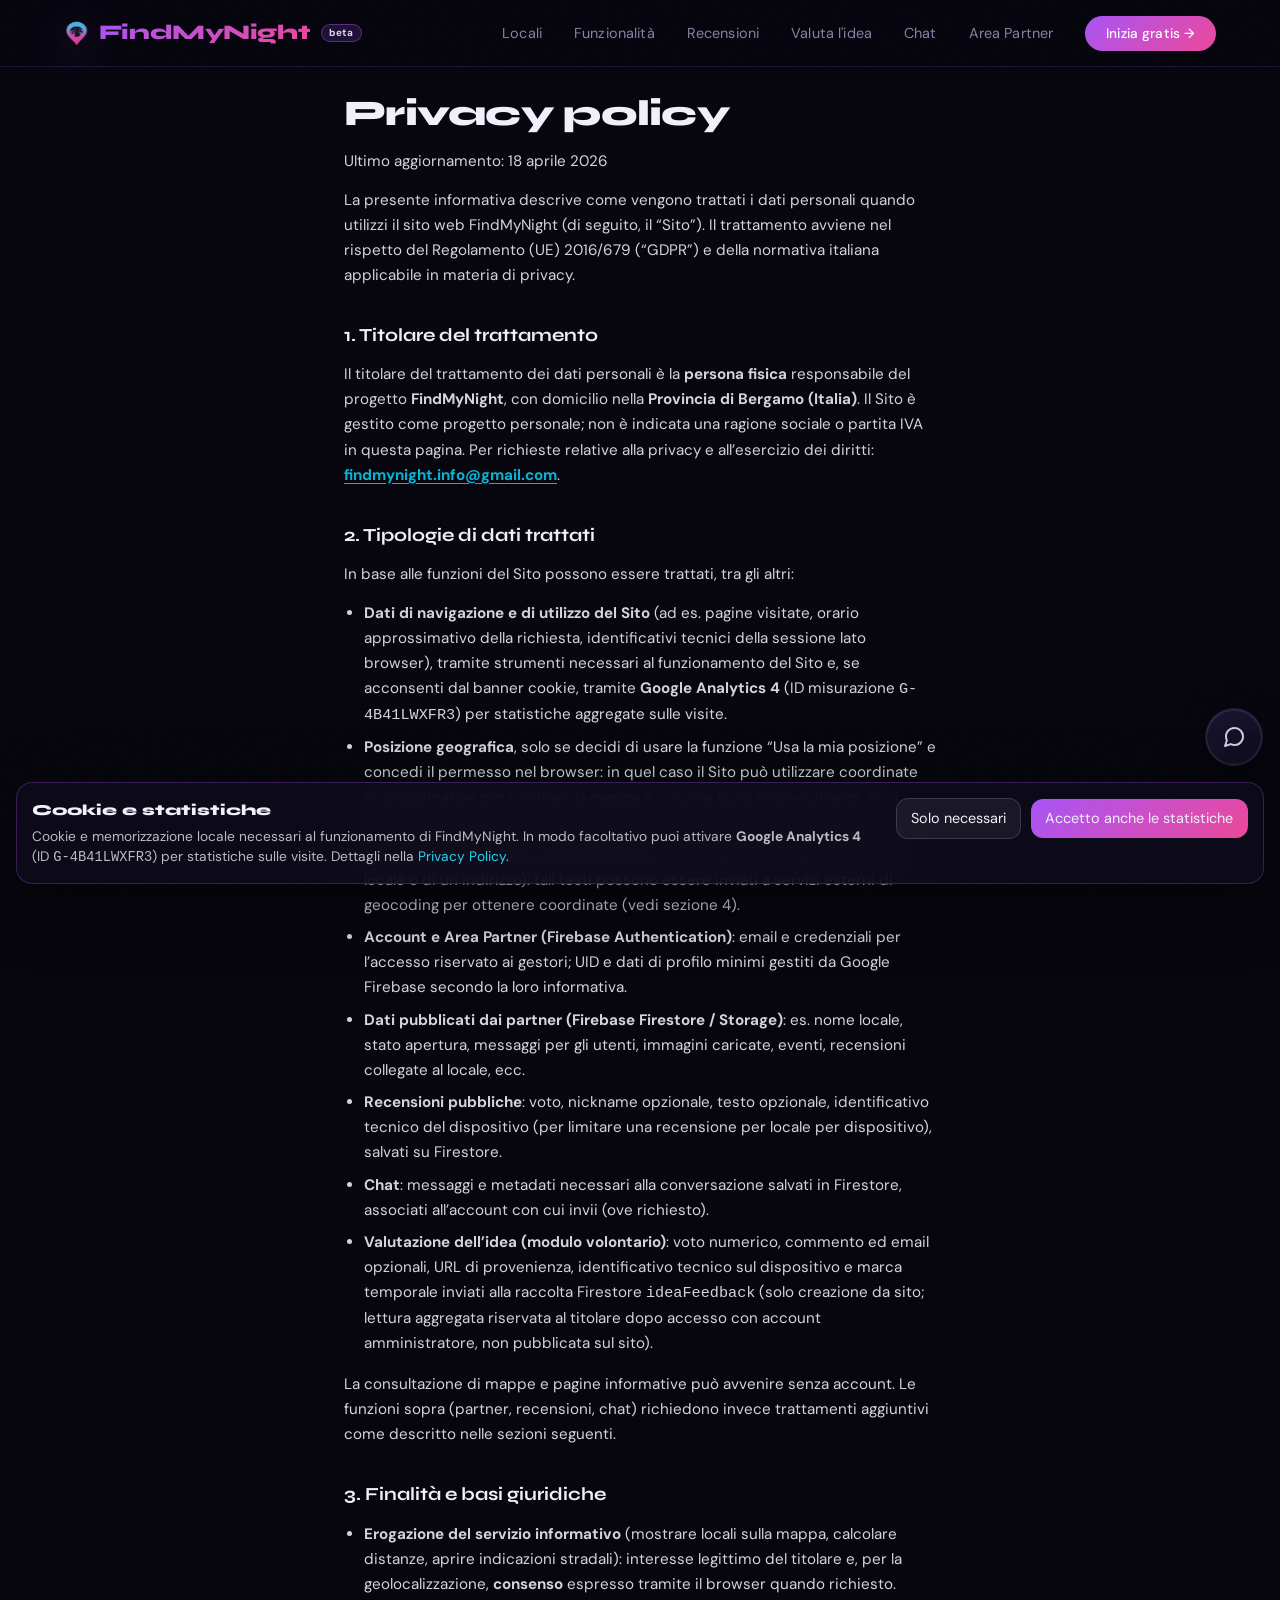
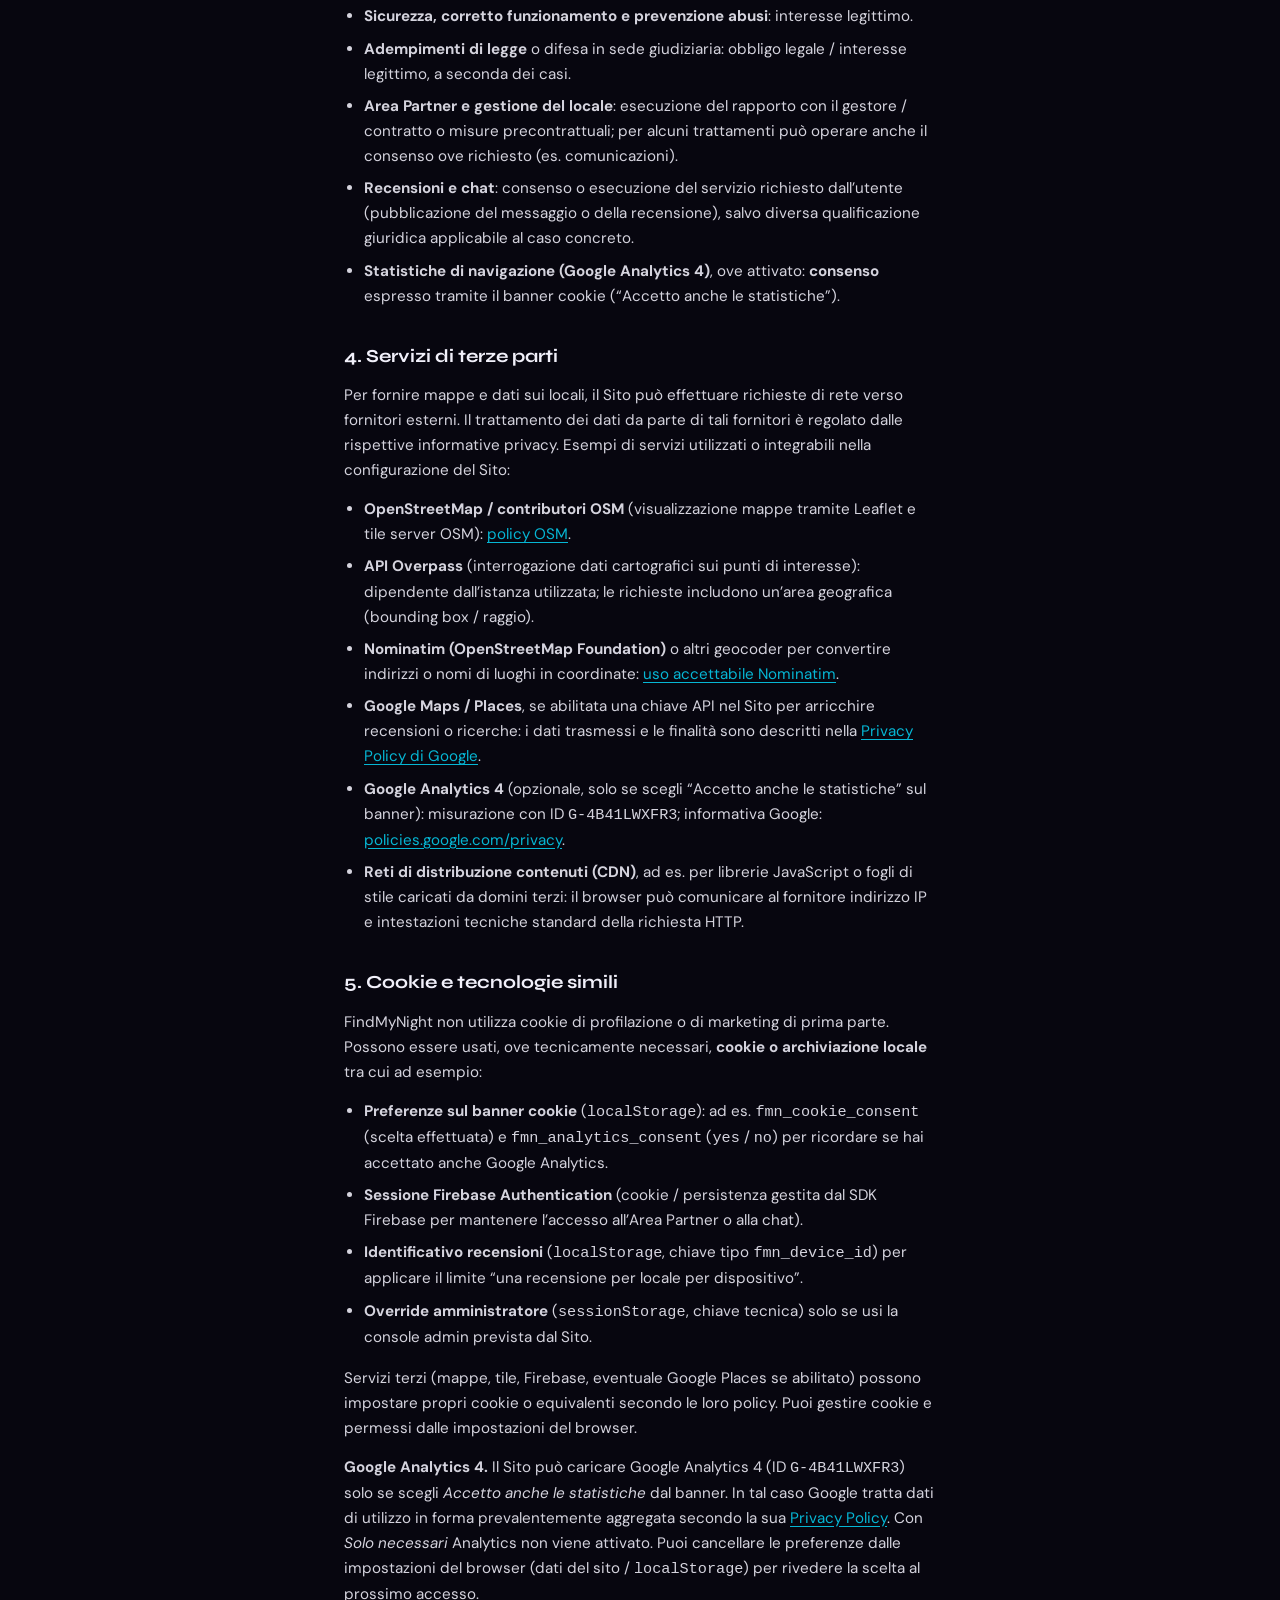
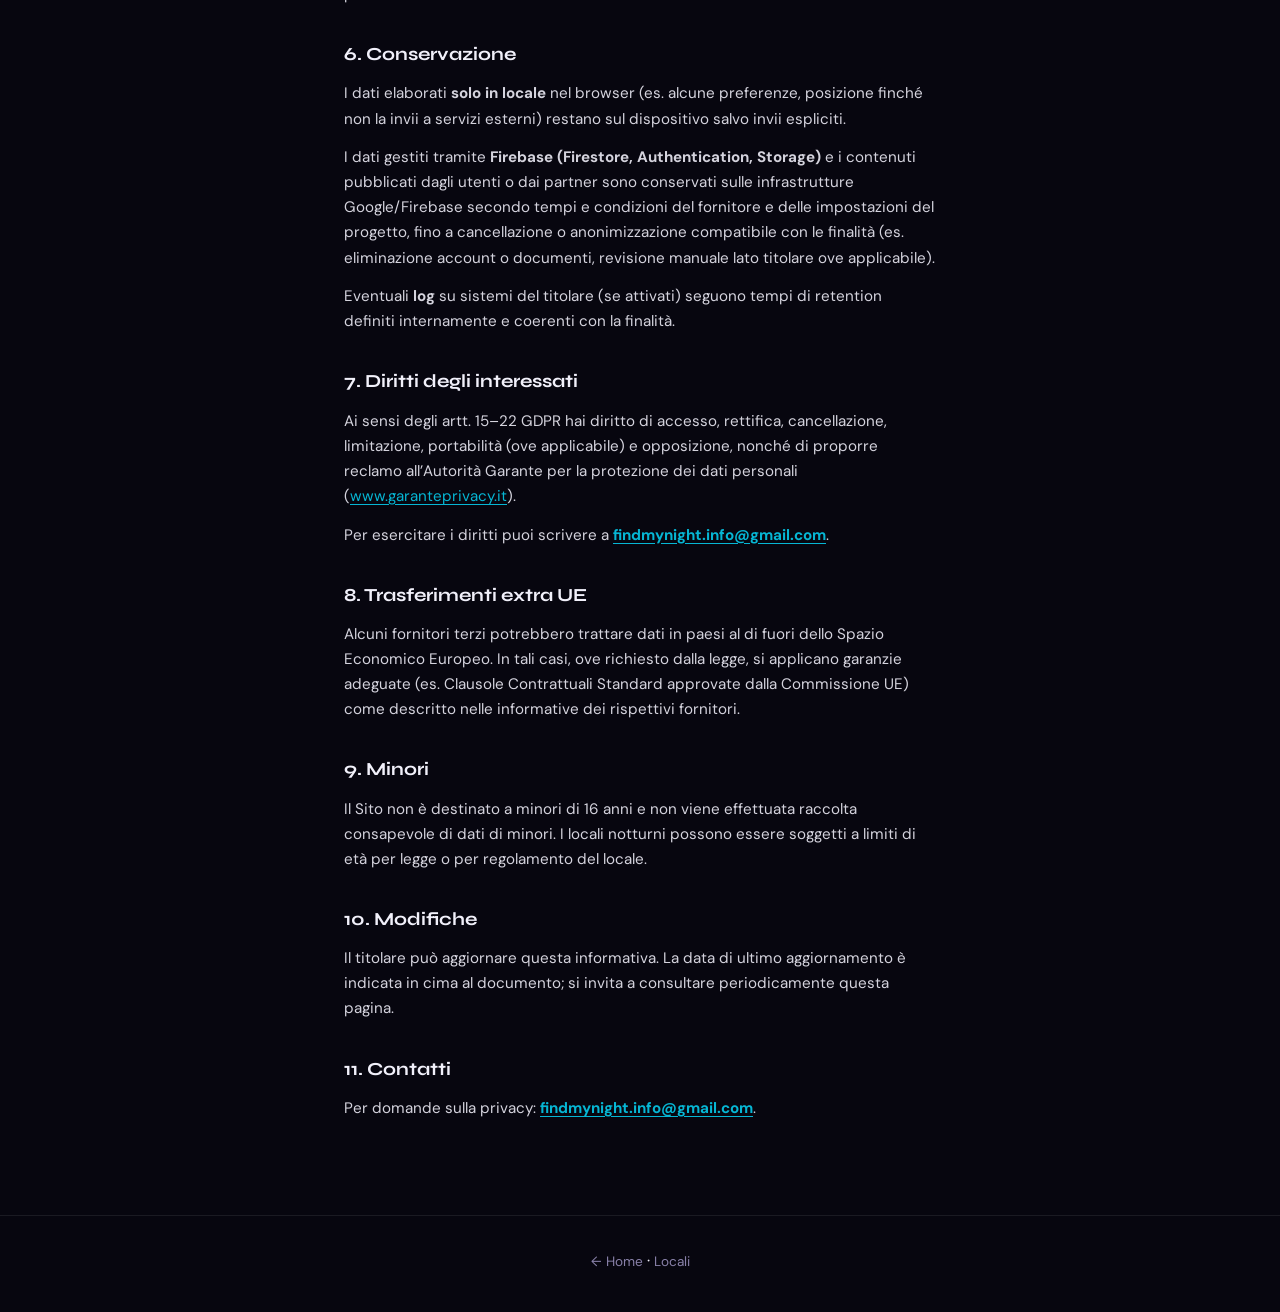
<file: privacy.html>
<!DOCTYPE html>
<html lang="it">

<head>
    <meta charset="UTF-8">
    <meta name="viewport" content="width=device-width, initial-scale=1.0">
    <title>Privacy Policy – FindMyNight</title>
    <meta name="description" content="Informativa sulla privacy di FindMyNight: dati raccolti, cookie, Firebase, mappe e diritti (GDPR). Ultimo aggiornamento consultabile in pagina.">
    <meta name="robots" content="index, follow">
    <link rel="canonical" href="https://findmynight.it/privacy.html">
    <link rel="icon" href="/favicon.ico" sizes="any">
    <link rel="icon" type="image/png" sizes="32x32" href="/favicon-32x32.png">
    <link rel="icon" type="image/png" sizes="16x16" href="/favicon-16x16.png">
    <link rel="apple-touch-icon" sizes="180x180" href="/apple-touch-icon.png">
    <meta name="theme-color" content="#07060f">
    <meta property="og:type" content="website">
    <meta property="og:site_name" content="FindMyNight">
    <meta property="og:locale" content="it_IT">
    <meta property="og:title" content="Privacy Policy – FindMyNight">
    <meta property="og:description" content="Come trattiamo i dati su FindMyNight: cookie, servizi tecnici e i tuoi diritti.">
    <meta property="og:url" content="https://findmynight.it/privacy.html">
    <meta property="og:image" content="https://findmynight.it/fmn-og-image.png">
    <meta name="twitter:card" content="summary_large_image">
    <meta name="twitter:image" content="https://findmynight.it/fmn-og-image.png">
    <script type="application/ld+json">
    {"@context":"https://schema.org","@type":"WebPage","name":"Privacy Policy — FindMyNight","url":"https://findmynight.it/privacy.html","description":"Informativa privacy e cookie FindMyNight.","isPartOf":{"@type":"WebSite","name":"FindMyNight","url":"https://findmynight.it/"}}
    </script>
    <link
        href="https://fonts.googleapis.com/css2?family=Syne:wght@400;700;800&family=DM+Sans:ital,wght@0,300;0,400;0,500;1,300&display=swap"
        rel="stylesheet">
    <link rel="stylesheet" href="fmn-chat-widget.css">
    <style>
        :root {
            --bg: #07060f;
            --bg2: #0e0c1c;
            --bg3: #13112a;
            --accent: #a855f7;
            --accent2: #ec4899;
            --accent3: #06b6d4;
            --text: #f1f0fa;
            --muted: #8880a8;
            --border: rgba(168, 85, 247, 0.18);
            --card: rgba(255, 255, 255, 0.04);
            --card-border: rgba(255, 255, 255, 0.08);
        }

        * {
            margin: 0;
            padding: 0;
            box-sizing: border-box;
        }

        body {
            font-family: 'DM Sans', sans-serif;
            background: var(--bg);
            color: var(--text);
            line-height: 1.65;
            overflow-x: hidden;
            padding-left: env(safe-area-inset-left, 0px);
            padding-right: env(safe-area-inset-right, 0px);
        }

        body::before {
            content: '';
            position: fixed;
            inset: 0;
            background-image: url("data:image/svg+xml,%3Csvg viewBox='0 0 256 256' xmlns='http://www.w3.org/2000/svg'%3E%3Cfilter id='noise'%3E%3CfeTurbulence type='fractalNoise' baseFrequency='0.9' numOctaves='4' stitchTiles='stitch'/%3E%3C/filter%3E%3Crect width='100%25' height='100%25' filter='url(%23noise)' opacity='0.03'/%3E%3C/svg%3E");
            pointer-events: none;
            z-index: 1000;
            opacity: 0.4;
        }

        /* ─── NAV (come index) ─── */
        nav.site-nav {
            position: fixed;
            top: 0;
            left: 0;
            right: 0;
            z-index: 100;
            padding: calc(1rem + env(safe-area-inset-top, 0px)) max(5vw, env(safe-area-inset-right, 0px)) 1rem max(5vw, env(safe-area-inset-left, 0px));
            display: flex;
            align-items: center;
            justify-content: flex-start;
            gap: 0.75rem;
            background: rgba(7, 6, 15, 0.85);
            backdrop-filter: blur(16px);
            border-bottom: 0.5px solid var(--border);
        }

        .nav-top {
            display: flex;
            align-items: center;
            justify-content: space-between;
            gap: 0.75rem;
            flex: 1 1 auto;
            min-width: 0;
        }

        a.logo {
            text-decoration: none;
        }

        .logo {
            display: inline-flex;
            align-items: center;
            gap: 0.55rem;
            min-width: 0;
            flex-shrink: 0;
        }

        .logo-text {
            font-family: 'Syne', sans-serif;
            font-weight: 800;
            font-size: 1.3rem;
            letter-spacing: -0.02em;
            background: linear-gradient(135deg, #a855f7, #ec4899);
            -webkit-background-clip: text;
            background-clip: text;
            -webkit-text-fill-color: transparent;
        }

        .logo-beta {
            flex-shrink: 0;
            align-self: center;
            margin-left: 0.1rem;
            font-family: 'DM Sans', sans-serif;
            font-size: 0.62rem;
            font-weight: 700;
            letter-spacing: 0.06em;
            color: rgba(233, 213, 255, 0.98);
            padding: 0.2rem 0.48rem;
            border-radius: 999px;
            border: 0.5px solid rgba(168, 85, 247, 0.42);
            background: rgba(168, 85, 247, 0.16);
            line-height: 1;
            white-space: nowrap;
        }

        .logo img {
            width: 26px;
            height: 26px;
            flex: 0 0 auto;
            filter: drop-shadow(0 10px 20px rgba(168, 85, 247, 0.35));
        }

        .nav-menu-btn {
            display: none;
            position: relative;
            flex-direction: column;
            justify-content: center;
            align-items: center;
            gap: 5px;
            width: 44px;
            height: 44px;
            padding: 0;
            border: 0.5px solid var(--card-border);
            border-radius: 12px;
            background: rgba(255, 255, 255, 0.06);
            cursor: pointer;
            flex-shrink: 0;
            -webkit-tap-highlight-color: transparent;
        }

        .nav-menu-btn span {
            display: block;
            width: 20px;
            height: 2px;
            border-radius: 2px;
            background: rgba(241, 240, 250, 0.9);
            transition:
                transform 0.32s cubic-bezier(0.22, 1, 0.36, 1),
                opacity 0.22s ease,
                top 0.32s cubic-bezier(0.22, 1, 0.36, 1),
                left 0.32s cubic-bezier(0.22, 1, 0.36, 1),
                margin 0.32s cubic-bezier(0.22, 1, 0.36, 1);
            transform-origin: center;
        }

        .site-nav.nav-open .nav-menu-btn {
            gap: 0;
        }

        .site-nav.nav-open .nav-menu-btn span:nth-child(1),
        .site-nav.nav-open .nav-menu-btn span:nth-child(3) {
            position: absolute;
            left: 50%;
            top: 50%;
            width: 20px;
            margin-left: -10px;
            margin-top: -1px;
        }

        .site-nav.nav-open .nav-menu-btn span:nth-child(1) {
            transform: rotate(45deg);
        }

        .site-nav.nav-open .nav-menu-btn span:nth-child(2) {
            position: absolute;
            left: 50%;
            width: 0;
            height: 0;
            margin: 0;
            opacity: 0;
            transform: scale(0);
            overflow: hidden;
            pointer-events: none;
        }

        .site-nav.nav-open .nav-menu-btn span:nth-child(3) {
            transform: rotate(-45deg);
        }

        .nav-menu-backdrop {
            display: none;
            position: fixed;
            inset: 0;
            z-index: 1899;
            background: var(--bg);
        }

        .site-nav.nav-open .nav-menu-backdrop {
            display: block;
        }

        nav ul.nav-main-list {
            list-style: none;
            display: flex;
            gap: 2rem;
            align-items: center;
            margin: 0 0 0 auto;
            padding: 0;
            min-width: 0;
        }

        nav ul.nav-main-list a {
            color: var(--muted);
            text-decoration: none;
            font-size: 0.9rem;
            font-weight: 400;
            letter-spacing: 0.01em;
            transition: color 0.2s;
        }

        nav ul.nav-main-list a:hover {
            color: var(--text);
        }

        .nav-cta {
            background: linear-gradient(135deg, var(--accent), var(--accent2)) !important;
            color: #fff !important;
            padding: 0.55rem 1.3rem !important;
            border-radius: 100px;
            font-size: 0.85rem !important;
            font-weight: 500 !important;
            -webkit-text-fill-color: #fff !important;
            transition: opacity 0.2s !important;
        }

        .nav-cta:hover {
            opacity: 0.85 !important;
        }

        .legal-wrap {
            max-width: 720px;
            margin: 0 auto;
            padding: calc(5.25rem + env(safe-area-inset-top, 0px)) max(5vw, env(safe-area-inset-left, 0px)) 5rem max(5vw, env(safe-area-inset-right, 0px));
            position: relative;
            z-index: 1;
        }

        @media (max-width: 1024px) {
            .nav-menu-btn {
                display: inline-flex;
            }

            .site-nav.nav-open {
                z-index: 1900;
                background: transparent;
                backdrop-filter: none;
                -webkit-backdrop-filter: none;
                padding-top: 0;
                padding-bottom: 0;
            }

            .site-nav.nav-open .nav-top {
                position: fixed;
                top: 0;
                left: 0;
                right: 0;
                z-index: 1903;
                flex: none;
                width: 100%;
                max-width: none;
                box-sizing: border-box;
                padding: calc(0.9rem + env(safe-area-inset-top, 0px)) max(4.5vw, env(safe-area-inset-right, 0px)) 0.9rem max(4.5vw, env(safe-area-inset-left, 0px));
                margin: 0;
                background: var(--bg);
                border-bottom: 0.5px solid var(--border);
                box-shadow: 0 6px 20px rgba(0, 0, 0, 0.35);
            }

            nav ul.nav-main-list {
                position: fixed;
                top: 0;
                right: 0;
                z-index: 1901;
                width: min(19.5rem, 86vw);
                max-width: 100%;
                min-width: 0;
                flex-shrink: 0;
                height: 100vh;
                height: 100dvh;
                margin: 0;
                padding: calc(4.85rem + env(safe-area-inset-top, 0px)) 1.35rem calc(2rem + env(safe-area-inset-bottom, 0px));
                flex-direction: column;
                align-items: stretch;
                gap: 0;
                background: var(--bg);
                border-left: 0.5px solid rgba(168, 85, 247, 0.28);
                box-shadow: -12px 0 48px rgba(0, 0, 0, 0.45);
                overflow-y: auto;
                -webkit-overflow-scrolling: touch;
                transform: translateX(102%);
                transition: transform 0.32s cubic-bezier(0.22, 1, 0.36, 1);
            }

            .site-nav.nav-open ul.nav-main-list {
                transform: translateX(0);
            }

            nav ul.nav-main-list li {
                border-bottom: 0.5px solid rgba(255, 255, 255, 0.06);
            }

            nav ul.nav-main-list li:last-child {
                border-bottom: none;
            }

            nav ul.nav-main-list a {
                display: flex;
                align-items: center;
                min-height: 48px;
                padding: 0.35rem 0;
                font-size: 1rem;
            }

            nav ul.nav-main-list li:last-child {
                display: flex;
                flex-direction: column;
                align-items: flex-start;
                padding-top: 0.35rem;
                padding-bottom: 0.25rem;
            }

            nav ul.nav-main-list a.nav-cta {
                display: inline-flex !important;
                align-items: center;
                justify-content: center;
                width: auto;
                max-width: 100%;
                min-height: 44px;
                padding: 0.5rem 1.15rem !important;
                box-sizing: border-box;
                margin-left: -0.45rem;
                margin-right: auto;
            }

            nav.site-nav {
                padding: calc(0.9rem + env(safe-area-inset-top, 0px)) max(4.5vw, env(safe-area-inset-right, 0px)) 0.9rem max(4.5vw, env(safe-area-inset-left, 0px));
            }

            .logo-text {
                font-size: 1.12rem;
            }

            .logo-beta {
                font-size: 0.56rem;
                padding: 0.16rem 0.4rem;
            }
        }

        .legal-wrap h1 {
            font-family: 'Syne', sans-serif;
            font-weight: 800;
            font-size: clamp(1.75rem, 4vw, 2.25rem);
            letter-spacing: -0.02em;
            margin-bottom: 0.35rem;
        }

        .legal-meta {
            font-size: 0.85rem;
            color: var(--muted);
            margin-bottom: 2.25rem;
        }

        .legal-wrap h2 {
            font-family: 'Syne', sans-serif;
            font-weight: 700;
            font-size: 1.15rem;
            margin: 2rem 0 0.75rem;
            color: var(--text);
        }

        .legal-wrap p,
        .legal-wrap li {
            font-size: 0.95rem;
            color: rgba(241, 240, 250, 0.88);
            margin-bottom: 0.85rem;
        }

        .legal-wrap ul {
            margin: 0.5rem 0 1rem 1.25rem;
        }

        .legal-wrap li {
            margin-bottom: 0.45rem;
        }

        .legal-wrap a {
            color: var(--accent3);
            text-decoration: underline;
            text-underline-offset: 3px;
        }

        .legal-wrap a:hover {
            color: #67e8f9;
        }

        footer {
            border-top: 0.5px solid var(--card-border);
            padding: 2rem 5vw 3rem;
            text-align: center;
        }

        footer a {
            font-size: 0.85rem;
            color: var(--muted);
            text-decoration: none;
        }

        footer a:hover {
            color: var(--text);
        }

        /* ─── COOKIE BANNER (essenziali) ─── */
        .cookie-banner {
            position: fixed;
            left: max(16px, env(safe-area-inset-left, 0px));
            right: max(16px, env(safe-area-inset-right, 0px));
            bottom: max(16px, env(safe-area-inset-bottom, 0px));
            z-index: 2000;
            display: none;
            background: rgba(14, 12, 28, 0.88);
            border: 0.5px solid rgba(168, 85, 247, 0.28);
            box-shadow: 0 18px 60px rgba(0, 0, 0, 0.55);
            backdrop-filter: blur(18px);
            border-radius: 16px;
            padding: 0.95rem 0.95rem;
        }
        .cookie-banner.visible { display: flex; }
        .cookie-banner .cookie-inner { display: flex; gap: 0.9rem; width: 100%; align-items: flex-start; }
        .cookie-banner .cookie-text { flex: 1; min-width: 0; }
        .cookie-banner .cookie-title { font-family: 'Syne', sans-serif; font-weight: 800; font-size: 0.95rem; margin-bottom: 0.25rem; }
        .cookie-banner .cookie-desc { color: rgba(255,255,255,0.72); font-size: 0.86rem; line-height: 1.45; }
        .cookie-banner .cookie-desc a { color: #22d3ee; text-decoration: none; }
        .cookie-banner .cookie-desc a:hover { text-decoration: underline; }
        .cookie-banner .cookie-actions { display: flex; gap: 0.6rem; align-items: center; flex: 0 0 auto; }
        .cookie-btn {
            display: inline-flex;
            align-items: center;
            justify-content: center;
            border: 0.5px solid rgba(255,255,255,0.14);
            background: rgba(255,255,255,0.06);
            color: var(--text);
            border-radius: 12px;
            padding: 0.65rem 0.9rem;
            cursor: pointer;
            font-family: 'DM Sans', sans-serif;
            font-size: 0.9rem;
            white-space: nowrap;
        }
        .cookie-btn.primary { border: none; background: linear-gradient(135deg, #a855f7, #ec4899); }
        @media (max-width: 520px) {
            .cookie-banner .cookie-inner { flex-direction: column; align-items: stretch; }
            .cookie-banner .cookie-actions { justify-content: flex-end; }
            .cookie-btn { width: 100%; justify-content: center; }
        }
    </style>
    <!-- Vercel Web Analytics -->
    <script defer src="https://cdn.vercel-insights.com/v1/script.js"></script>
</head>

<body>
    <div class="cookie-banner" id="cookieBanner" role="dialog" aria-live="polite" aria-label="Cookie e preferenze">
        <div class="cookie-inner">
            <div class="cookie-text">
                <div class="cookie-title">Cookie e statistiche</div>
                <div class="cookie-desc">
                    Cookie e memorizzazione locale necessari al funzionamento di FindMyNight. In modo facoltativo puoi attivare
                    <strong>Google Analytics 4</strong> (ID <code>G-4B41LWXFR3</code>) per statistiche sulle visite. Dettagli nella
                    <a href="privacy.html">Privacy Policy</a>.
                </div>
            </div>
            <div class="cookie-actions">
                <button type="button" class="cookie-btn" id="cookieEssentialBtn">Solo necessari</button>
                <button type="button" class="cookie-btn primary" id="cookieStatsBtn">Accetto anche le statistiche</button>
            </div>
        </div>
    </div>
    <nav class="site-nav" id="siteNav">
        <div class="nav-top">
            <a href="index.html" class="logo">
                <img src="logo.png" alt="" width="26" height="26" decoding="async" />
                <span class="logo-text">FindMyNight</span>
                <span class="logo-beta" title="Sito in beta: funzioni e contenuti in evoluzione" aria-label="Beta">beta</span>
            </a>
            <button type="button" class="nav-menu-btn" id="navMenuBtn" aria-expanded="false" aria-controls="navMainList" aria-label="Apri menu">
                <span></span><span></span><span></span>
            </button>
        </div>
        <div class="nav-menu-backdrop" id="navMenuBackdrop" aria-hidden="true"></div>
        <ul id="navMainList" class="nav-main-list">
            <li><a href="locali.html">Locali</a></li>
            <li><a href="index.html#features">Funzionalità</a></li>
            <li><a href="recensioni.html">Recensioni</a></li>
            <li><a href="valutazione-idea.html">Valuta l'idea</a></li>
            <li><a href="chat.html">Chat</a></li>
            <li><a href="partner.html">Area Partner</a></li>
            <li><a href="index.html#cta" class="nav-cta">Inizia gratis →</a></li>
        </ul>
    </nav>

    <main class="legal-wrap">
        <h1>Privacy policy</h1>
        <p class="legal-meta">Ultimo aggiornamento: 18 aprile 2026</p>

        <p>
            La presente informativa descrive come vengono trattati i dati personali quando utilizzi il sito web
            FindMyNight (di seguito, il “Sito”). Il trattamento avviene nel rispetto del Regolamento (UE) 2016/679
            (“GDPR”) e della normativa italiana applicabile in materia di privacy.
        </p>

        <h2>1. Titolare del trattamento</h2>
        <p>
            Il titolare del trattamento dei dati personali è la <strong>persona fisica</strong> responsabile del progetto
            <strong>FindMyNight</strong>, con domicilio nella <strong>Provincia di Bergamo (Italia)</strong>. Il Sito è
            gestito come progetto personale; non è indicata una ragione sociale o partita IVA in questa pagina. Per
            richieste relative alla privacy e all’esercizio dei diritti:
            <strong><a href="mailto:findmynight.info@gmail.com">findmynight.info@gmail.com</a></strong>.
        </p>

        <h2>2. Tipologie di dati trattati</h2>
        <p>In base alle funzioni del Sito possono essere trattati, tra gli altri:</p>
        <ul>
            <li>
                <strong>Dati di navigazione e di utilizzo del Sito</strong> (ad es. pagine visitate, orario approssimativo
                della richiesta, identificativi tecnici della sessione lato browser), tramite strumenti necessari al
                funzionamento del Sito e, se acconsenti dal banner cookie, tramite <strong>Google Analytics 4</strong>
                (ID misurazione <code>G-4B41LWXFR3</code>) per statistiche aggregate sulle visite.
            </li>
            <li>
                <strong>Posizione geografica</strong>, solo se decidi di usare la funzione “Usa la mia posizione” e
                concedi il permesso nel browser: in quel caso il Sito può utilizzare coordinate approssimative per
                centrare la mappa e cercare locali nelle vicinanze. Puoi revocare il permesso dalle impostazioni del
                browser in qualsiasi momento.
            </li>
            <li>
                <strong>Contenuti che inserisci volontariamente</strong> nei campi di ricerca (es. nome di un locale o di
                un indirizzo): tali testi possono essere inviati a servizi esterni di geocoding per ottenere coordinate
                (vedi sezione 4).
            </li>
            <li>
                <strong>Account e Area Partner (Firebase Authentication)</strong>: email e credenziali per l’accesso
                riservato ai gestori; UID e dati di profilo minimi gestiti da Google Firebase secondo la loro informativa.
            </li>
            <li>
                <strong>Dati pubblicati dai partner (Firebase Firestore / Storage)</strong>: es. nome locale, stato
                apertura, messaggi per gli utenti, immagini caricate, eventi, recensioni collegate al locale, ecc.
            </li>
            <li>
                <strong>Recensioni pubbliche</strong>: voto, nickname opzionale, testo opzionale, identificativo tecnico
                del dispositivo (per limitare una recensione per locale per dispositivo), salvati su Firestore.
            </li>
            <li>
                <strong>Chat</strong>: messaggi e metadati necessari alla conversazione salvati in Firestore, associati
                all’account con cui invii (ove richiesto).
            </li>
            <li>
                <strong>Valutazione dell’idea (modulo volontario)</strong>: voto numerico, commento ed email opzionali,
                URL di provenienza, identificativo tecnico sul dispositivo e marca temporale inviati alla raccolta
                Firestore <code>ideaFeedback</code> (solo creazione da sito; lettura aggregata riservata al titolare
                dopo accesso con account amministratore, non pubblicata sul sito).
            </li>
        </ul>
        <p>
            La consultazione di mappe e pagine informative può avvenire senza account. Le funzioni sopra (partner,
            recensioni, chat) richiedono invece trattamenti aggiuntivi come descritto nelle sezioni seguenti.
        </p>

        <h2>3. Finalità e basi giuridiche</h2>
        <ul>
            <li>
                <strong>Erogazione del servizio informativo</strong> (mostrare locali sulla mappa, calcolare distanze,
                aprire indicazioni stradali): interesse legittimo del titolare e, per la geolocalizzazione,
                <strong>consenso</strong> espresso tramite il browser quando richiesto.
            </li>
            <li>
                <strong>Sicurezza, corretto funzionamento e prevenzione abusi</strong>: interesse legittimo.
            </li>
            <li>
                <strong>Adempimenti di legge</strong> o difesa in sede giudiziaria: obbligo legale / interesse legittimo,
                a seconda dei casi.
            </li>
            <li>
                <strong>Area Partner e gestione del locale</strong>: esecuzione del rapporto con il gestore / contratto o
                misure precontrattuali; per alcuni trattamenti può operare anche il consenso ove richiesto (es. comunicazioni).
            </li>
            <li>
                <strong>Recensioni e chat</strong>: consenso o esecuzione del servizio richiesto dall’utente (pubblicazione
                del messaggio o della recensione), salvo diversa qualificazione giuridica applicabile al caso concreto.
            </li>
            <li>
                <strong>Statistiche di navigazione (Google Analytics 4)</strong>, ove attivato: <strong>consenso</strong>
                espresso tramite il banner cookie (“Accetto anche le statistiche”).
            </li>
        </ul>

        <h2>4. Servizi di terze parti</h2>
        <p>
            Per fornire mappe e dati sui locali, il Sito può effettuare richieste di rete verso fornitori esterni. Il
            trattamento dei dati da parte di tali fornitori è regolato dalle rispettive informative privacy. Esempi di
            servizi utilizzati o integrabili nella configurazione del Sito:
        </p>
        <ul>
            <li>
                <strong>OpenStreetMap / contributori OSM</strong> (visualizzazione mappe tramite Leaflet e tile server OSM):
                <a href="https://wiki.openstreetmap.org/wiki/Privacy_Policy" rel="noopener noreferrer" target="_blank">policy OSM</a>.
            </li>
            <li>
                <strong>API Overpass</strong> (interrogazione dati cartografici sui punti di interesse):
                dipendente dall’istanza utilizzata; le richieste includono un’area geografica (bounding box / raggio).
            </li>
            <li>
                <strong>Nominatim (OpenStreetMap Foundation)</strong> o altri geocoder per convertire indirizzi o nomi di
                luoghi in coordinate:
                <a href="https://operations.osmfoundation.org/policies/nominatim/" rel="noopener noreferrer" target="_blank">uso accettabile Nominatim</a>.
            </li>
            <li>
                <strong>Google Maps / Places</strong>, se abilitata una chiave API nel Sito per arricchire recensioni o
                ricerche: i dati trasmessi e le finalità sono descritti nella
                <a href="https://policies.google.com/privacy" rel="noopener noreferrer" target="_blank">Privacy Policy di Google</a>.
            </li>
            <li>
                <strong>Google Analytics 4</strong> (opzionale, solo se scegli “Accetto anche le statistiche” sul banner):
                misurazione con ID <code>G-4B41LWXFR3</code>; informativa Google:
                <a href="https://policies.google.com/privacy" rel="noopener noreferrer" target="_blank">policies.google.com/privacy</a>.
            </li>
            <li>
                <strong>Reti di distribuzione contenuti (CDN)</strong>, ad es. per librerie JavaScript o fogli di stile
                caricati da domini terzi: il browser può comunicare al fornitore indirizzo IP e intestazioni tecniche
                standard della richiesta HTTP.
            </li>
        </ul>

        <h2 id="cookie-tec">5. Cookie e tecnologie simili</h2>
        <p>
            FindMyNight non utilizza cookie di profilazione o di marketing di prima parte. Possono essere usati, ove
            tecnicamente necessari, <strong>cookie o archiviazione locale</strong> tra cui ad esempio:
        </p>
        <ul>
            <li>
                <strong>Preferenze sul banner cookie</strong> (<code>localStorage</code>): ad es.
                <code>fmn_cookie_consent</code> (scelta effettuata) e <code>fmn_analytics_consent</code> (<code>yes</code> /
                <code>no</code>) per ricordare se hai accettato anche Google Analytics.
            </li>
            <li>
                <strong>Sessione Firebase Authentication</strong> (cookie / persistenza gestita dal SDK Firebase per
                mantenere l’accesso all’Area Partner o alla chat).
            </li>
            <li>
                <strong>Identificativo recensioni</strong> (<code>localStorage</code>, chiave tipo
                <code>fmn_device_id</code>) per applicare il limite “una recensione per locale per dispositivo”.
            </li>
            <li>
                <strong>Override amministratore</strong> (<code>sessionStorage</code>, chiave tecnica) solo se usi la
                console admin prevista dal Sito.
            </li>
        </ul>
        <p>
            Servizi terzi (mappe, tile, Firebase, eventuale Google Places se abilitato) possono impostare propri cookie o
            equivalenti secondo le loro policy. Puoi gestire cookie e permessi dalle impostazioni del browser.
        </p>
        <p>
            <strong>Google Analytics 4.</strong> Il Sito può caricare Google Analytics 4 (ID <code>G-4B41LWXFR3</code>) solo
            se scegli <em>Accetto anche le statistiche</em> dal banner. In tal caso Google tratta dati di utilizzo in forma
            prevalentemente aggregata secondo la sua
            <a href="https://policies.google.com/privacy" rel="noopener noreferrer" target="_blank">Privacy Policy</a>.
            Con <em>Solo necessari</em> Analytics non viene attivato. Puoi cancellare le preferenze dalle impostazioni del
            browser (dati del sito / <code>localStorage</code>) per rivedere la scelta al prossimo accesso.
        </p>

        <h2>6. Conservazione</h2>
        <p>
            I dati elaborati <strong>solo in locale</strong> nel browser (es. alcune preferenze, posizione finché non la
            invii a servizi esterni) restano sul dispositivo salvo invii espliciti.
        </p>
        <p>
            I dati gestiti tramite <strong>Firebase (Firestore, Authentication, Storage)</strong> e i contenuti
            pubblicati dagli utenti o dai partner sono conservati sulle infrastrutture Google/Firebase secondo tempi e
            condizioni del fornitore e delle impostazioni del progetto, fino a cancellazione o anonimizzazione compatibile
            con le finalità (es. eliminazione account o documenti, revisione manuale lato titolare ove applicabile).
        </p>
        <p>
            Eventuali <strong>log</strong> su sistemi del titolare (se attivati) seguono tempi di retention definiti
            internamente e coerenti con la finalità.
        </p>

        <h2>7. Diritti degli interessati</h2>
        <p>
            Ai sensi degli artt. 15–22 GDPR hai diritto di accesso, rettifica, cancellazione, limitazione, portabilità
            (ove applicabile) e opposizione, nonché di proporre reclamo all’Autorità Garante per la protezione dei dati
            personali (<a href="https://www.garanteprivacy.it" rel="noopener noreferrer" target="_blank">www.garanteprivacy.it</a>).
        </p>
        <p>
            Per esercitare i diritti puoi scrivere a
            <strong><a href="mailto:findmynight.info@gmail.com">findmynight.info@gmail.com</a></strong>.
        </p>

        <h2>8. Trasferimenti extra UE</h2>
        <p>
            Alcuni fornitori terzi potrebbero trattare dati in paesi al di fuori dello Spazio Economico Europeo. In tali
            casi, ove richiesto dalla legge, si applicano garanzie adeguate (es. Clausole Contrattuali Standard approvate
            dalla Commissione UE) come descritto nelle informative dei rispettivi fornitori.
        </p>

        <h2>9. Minori</h2>
        <p>
            Il Sito non è destinato a minori di 16 anni e non viene effettuata raccolta consapevole di dati di minori. I
            locali notturni possono essere soggetti a limiti di età per legge o per regolamento del locale.
        </p>

        <h2>10. Modifiche</h2>
        <p>
            Il titolare può aggiornare questa informativa. La data di ultimo aggiornamento è indicata in cima al
            documento; si invita a consultare periodicamente questa pagina.
        </p>

        <h2>11. Contatti</h2>
        <p>
            Per domande sulla privacy:
            <strong><a href="mailto:findmynight.info@gmail.com">findmynight.info@gmail.com</a></strong>.
        </p>
    </main>

    <footer>
        <a href="index.html">← Home</a>
        ·
        <a href="locali.html">Locali</a>
    </footer>

    <script>
        (function () {
            const nav = document.getElementById('siteNav');
            const btn = document.getElementById('navMenuBtn');
            const backdrop = document.getElementById('navMenuBackdrop');
            const list = document.getElementById('navMainList');
            if (!nav || !btn || !backdrop || !list) return;

            function setNavOpen(open) {
                nav.classList.toggle('nav-open', open);
                btn.setAttribute('aria-expanded', open ? 'true' : 'false');
                btn.setAttribute('aria-label', open ? 'Chiudi menu' : 'Apri menu');
                document.body.style.overflow = open ? 'hidden' : '';
            }

            btn.addEventListener('click', () => setNavOpen(!nav.classList.contains('nav-open')));
            backdrop.addEventListener('click', () => setNavOpen(false));
            list.querySelectorAll('a').forEach((a) => {
                a.addEventListener('click', () => setNavOpen(false));
            });
            document.addEventListener('keydown', (e) => {
                if (e.key === 'Escape' && nav.classList.contains('nav-open')) setNavOpen(false);
            });
        })();

    </script>
    <script src="fmn-analytics.js" defer></script>
    <script src="fmn-cookie-consent.js" defer></script>
    <script src="fmn-chat-widget.js" defer></script>
</body>

</html>
</file>
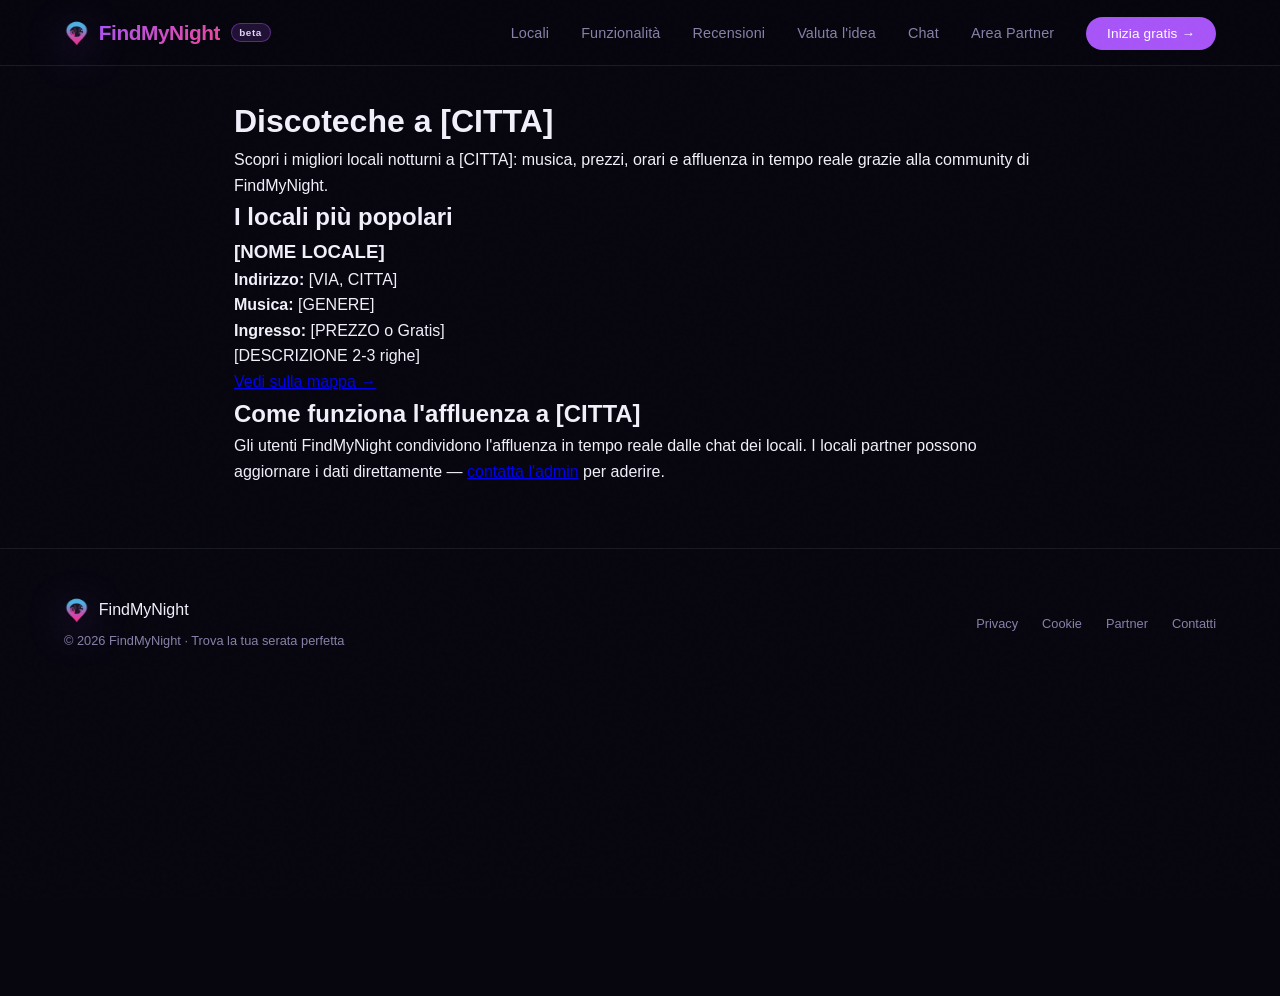
<file: seo-locali-template.html>
<!DOCTYPE html>
<html lang="it">
<head>
  <meta charset="UTF-8">
  <meta name="viewport" content="width=device-width, initial-scale=1.0">
  <title>Discoteche a [CITTA] — FindMyNight</title>
  <meta name="description" content="Trova le migliori discoteche e locali notturni a [CITTA]. Mappa, orari, musica e affluenza in tempo reale su FindMyNight.">
  <link rel="canonical" href="https://findmynight.it/discoteche-[citta-slug].html">
  <link rel="icon" href="/favicon.ico" sizes="any">
  <link rel="icon" type="image/png" sizes="32x32" href="/favicon-32x32.png">
  <link rel="icon" type="image/png" sizes="16x16" href="/favicon-16x16.png">
  <link rel="apple-touch-icon" sizes="180x180" href="/apple-touch-icon.png">
  <link rel="stylesheet" href="index.css">
    <!-- Vercel Web Analytics -->
    <script defer src="https://cdn.vercel-insights.com/v1/script.js"></script>
</head>
<body>
  <!-- nav identica a index.html, incollala qui -->
  <nav class="site-nav" id="siteNav">
      <div class="nav-top">
          <a href="index.html" class="logo">
              <img src="logo.png" alt="" width="26" height="26" decoding="async" fetchpriority="high" />
              <span class="logo-text">FindMyNight</span>
              <span class="logo-beta" title="Sito in beta: funzioni e contenuti in evoluzione"
                  aria-label="Beta">beta</span>
          </a>
          <button type="button" class="nav-menu-btn" id="navMenuBtn" aria-expanded="false" aria-controls="navMainList"
              aria-label="Apri menu">
              <span></span><span></span><span></span>
          </button>
      </div>
      <div class="nav-menu-backdrop" id="navMenuBackdrop" aria-hidden="true"></div>
      <ul id="navMainList" class="nav-main-list">
          <li><a href="locali.html">Locali</a></li>
          <li><a href="index.html#features">Funzionalità</a></li>
          <li><a href="recensioni.html">Recensioni</a></li>
          <li><a href="valutazione-idea.html">Valuta l'idea</a></li>
          <li><a href="chat.html">Chat</a></li>
          <li><a href="partner.html">Area Partner</a></li>
          <li><a href="index.html#cta" class="nav-cta">Inizia gratis →</a></li>
      </ul>
  </nav>
  
  <main style="max-width:860px;margin:6rem auto 4rem;padding:0 1.5rem;">
    <h1>Discoteche a [CITTA]</h1>
    <p>Scopri i migliori locali notturni a [CITTA]: musica, prezzi, orari e affluenza in tempo reale grazie alla community di FindMyNight.</p>
    
    <section>
      <h2>I locali più popolari</h2>
      <!-- Lista locali: generata da script o hardcodata per le città principali -->
      <article>
        <h3>[NOME LOCALE]</h3>
        <p><strong>Indirizzo:</strong> [VIA, CITTA]</p>
        <p><strong>Musica:</strong> [GENERE]</p>
        <p><strong>Ingresso:</strong> [PREZZO o Gratis]</p>
        <p>[DESCRIZIONE 2-3 righe]</p>
        <a href="index.html#map">Vedi sulla mappa →</a>
      </article>
    </section>

    <section>
      <h2>Come funziona l'affluenza a [CITTA]</h2>
      <p>Gli utenti FindMyNight condividono l'affluenza in tempo reale dalle chat dei locali. 
         I locali partner possono aggiornare i dati direttamente — 
         <a href="contatti.html">contatta l'admin</a> per aderire.</p>
    </section>
  </main>
  
  <!-- footer identico a index.html -->
  <footer>
      <div>
          <div class="logo" style="margin-bottom:0.5rem">
              <img src="logo.png" alt="FindMyNight" />
              FindMyNight
          </div>
          <div class="footer-copy">© 2026 FindMyNight · Trova la tua serata perfetta</div>
      </div>
      <div class="footer-links">
          <a href="privacy.html">Privacy</a>
          <a href="privacy.html#cookie-tec">Cookie</a>
          <a href="partner.html">Partner</a>
          <a href="contatti.html">Contatti</a>
      </div>
  </footer>
</body>
</html>
</file>
<file: fmn-chat-widget.css>
/* FindMyNight — widget assistenza FAQ (tutte le pagine). Prefisso fmn-faq- per evitare conflitti (es. chat.html). */

.fmn-faq-widget {
    position: fixed;
    right: calc(18px + env(safe-area-inset-right, 0px));
    bottom: calc(18px + env(safe-area-inset-bottom, 0px) + var(--fmn-faq-bottom-extra, 0px));
    z-index: 1990;
    font-family: 'DM Sans', system-ui, sans-serif;
    /* stacking per pannello mobile sopra al toggle */
    isolation: isolate;
}

.fmn-faq-toggle {
    width: 56px;
    height: 56px;
    border-radius: 50%;
    border: 0.5px solid rgba(255, 255, 255, 0.12);
    cursor: pointer;
    background: linear-gradient(145deg, #1a1530, #0e0c1c);
    color: rgba(230, 220, 255, 0.95);
    line-height: 0;
    padding: 0;
    margin: 0;
    box-shadow:
        0 12px 40px rgba(0, 0, 0, 0.45),
        0 0 0 1px rgba(168, 85, 247, 0.25),
        inset 0 1px 0 rgba(255, 255, 255, 0.06);
    display: flex;
    align-items: center;
    justify-content: center;
    transition: transform 0.22s ease, box-shadow 0.22s ease;
}

.fmn-faq-toggle svg {
    display: block;
    width: 24px;
    height: 24px;
    flex-shrink: 0;
    opacity: 0.95;
    overflow: visible;
}

.fmn-faq-toggle:hover {
    transform: translateY(-2px) scale(1.03);
    box-shadow:
        0 16px 48px rgba(168, 85, 247, 0.35),
        0 0 0 1px rgba(168, 85, 247, 0.4);
}

.fmn-faq-panel {
    display: none;
    flex-direction: column;
    position: absolute;
    right: 0;
    bottom: 68px;
    width: min(392px, calc(100vw - 36px));
    max-height: min(540px, 72vh);
    max-height: min(540px, 72dvh);
    min-height: 0;
    background: rgba(10, 8, 22, 0.98);
    border: 0.5px solid rgba(168, 85, 247, 0.28);
    border-radius: 20px;
    overflow: hidden;
    box-shadow:
        0 28px 90px rgba(0, 0, 0, 0.6),
        0 0 1px rgba(255, 255, 255, 0.06) inset;
    backdrop-filter: blur(20px);
}

.fmn-faq-widget.fmn-faq-open .fmn-faq-panel {
    display: flex;
}

.fmn-faq-head {
    padding: 0.95rem 1rem 0.85rem;
    background: linear-gradient(180deg, rgba(168, 85, 247, 0.14), transparent);
    border-bottom: 0.5px solid rgba(255, 255, 255, 0.06);
    display: flex;
    align-items: flex-start;
    justify-content: space-between;
    gap: 0.75rem;
}

.fmn-faq-head-title {
    display: flex;
    align-items: center;
    gap: 0.55rem;
    flex-wrap: wrap;
}

.fmn-faq-head strong {
    font-family: 'Syne', system-ui, sans-serif;
    font-size: 0.98rem;
    letter-spacing: -0.02em;
    color: #f1f0fa;
}

.fmn-faq-head-badge {
    font-size: 0.62rem;
    font-weight: 700;
    text-transform: uppercase;
    letter-spacing: 0.08em;
    padding: 0.22rem 0.5rem;
    border-radius: 999px;
    background: rgba(74, 222, 128, 0.12);
    color: #86efac;
    border: 0.5px solid rgba(74, 222, 128, 0.35);
}

.fmn-faq-head-desc {
    font-size: 0.74rem;
    color: rgba(136, 128, 168, 0.95);
    display: block;
    margin-top: 0.35rem;
    line-height: 1.45;
}

.fmn-faq-head-desc a {
    color: #d8b4fe;
    font-weight: 600;
    text-decoration: none;
    border-bottom: 0.5px solid rgba(168, 85, 247, 0.45);
    transition: color 0.2s ease, border-color 0.2s ease;
}

.fmn-faq-head-desc a:hover {
    color: #f0abfc;
    border-bottom-color: rgba(236, 72, 153, 0.55);
}

.fmn-faq-close {
    background: rgba(255, 255, 255, 0.06);
    border: 0.5px solid rgba(255, 255, 255, 0.1);
    color: #f1f0fa;
    width: 34px;
    height: 34px;
    border-radius: 11px;
    cursor: pointer;
    font-size: 1.15rem;
    line-height: 1;
    transition: background 0.2s, border-color 0.2s;
}

.fmn-faq-close:hover {
    background: rgba(255, 255, 255, 0.1);
    border-color: rgba(168, 85, 247, 0.35);
}

.fmn-faq-messages {
    flex: 1;
    overflow-y: auto;
    padding: 1rem 1rem 0.5rem;
    display: flex;
    flex-direction: column;
    gap: 0.75rem;
    min-height: 232px;
}

.fmn-faq-bubble {
    max-width: 92%;
    padding: 0.72rem 0.95rem;
    border-radius: 16px;
    font-size: 0.87rem;
    line-height: 1.5;
}

.fmn-faq-bubble.fmn-faq-bot {
    align-self: flex-start;
    background: rgba(255, 255, 255, 0.045);
    border: 0.5px solid rgba(255, 255, 255, 0.08);
    color: rgba(241, 240, 250, 0.94);
}

.fmn-faq-bubble.fmn-faq-user {
    align-self: flex-end;
    background: linear-gradient(135deg, rgba(168, 85, 247, 0.28), rgba(236, 72, 153, 0.18));
    border: 0.5px solid rgba(168, 85, 247, 0.32);
}

.fmn-faq-bubble a {
    color: #d8b4fe;
    font-weight: 600;
    text-decoration: none;
    border-bottom: 0.5px solid rgba(168, 85, 247, 0.5);
    transition: color 0.2s ease, border-color 0.2s ease;
}

.fmn-faq-bubble a:hover {
    color: #f0abfc;
    border-bottom-color: rgba(236, 72, 153, 0.6);
}

.fmn-faq-quick {
    display: flex;
    flex-wrap: wrap;
    gap: 0.45rem;
    padding: 0.35rem 1rem 0.75rem;
}

.fmn-faq-chip {
    font-size: 0.72rem;
    font-weight: 500;
    padding: 0.4rem 0.75rem;
    border-radius: 999px;
    border: 0.5px solid rgba(255, 255, 255, 0.1);
    background: rgba(255, 255, 255, 0.04);
    color: rgba(200, 195, 220, 0.95);
    cursor: pointer;
    font-family: inherit;
    transition: color 0.2s, border-color 0.2s, background 0.2s;
}

.fmn-faq-chip:hover {
    color: #f1f0fa;
    border-color: rgba(168, 85, 247, 0.45);
    background: rgba(168, 85, 247, 0.1);
}

.fmn-faq-input-row {
    display: flex;
    gap: 0.55rem;
    padding: 0.75rem 0.85rem;
    border-top: 0.5px solid rgba(255, 255, 255, 0.06);
    background: rgba(0, 0, 0, 0.28);
}

.fmn-faq-input-row input {
    flex: 1;
    min-width: 0;
    padding: 0.62rem 0.85rem;
    border-radius: 12px;
    border: 0.5px solid rgba(255, 255, 255, 0.1);
    background: rgba(8, 6, 18, 0.75);
    color: #f1f0fa;
    font-size: 0.87rem;
    outline: none;
    font-family: inherit;
    transition: border-color 0.2s, box-shadow 0.2s;
}

.fmn-faq-input-row input:focus {
    border-color: rgba(168, 85, 247, 0.5);
    box-shadow: 0 0 0 3px rgba(168, 85, 247, 0.12);
}

.fmn-faq-send {
    padding: 0 1rem;
    border-radius: 12px;
    border: none;
    cursor: pointer;
    font-weight: 600;
    font-size: 0.82rem;
    font-family: inherit;
    background: linear-gradient(135deg, #a855f7, #ec4899);
    color: #fff;
    box-shadow: 0 4px 18px rgba(168, 85, 247, 0.28);
    transition: transform 0.15s ease, opacity 0.2s;
}

.fmn-faq-send:hover {
    transform: translateY(-1px);
}

.fmn-faq-send:disabled {
    opacity: 0.55;
    cursor: wait;
    transform: none;
}

/* ─── Mobile: pannello quasi full-screen, messaggi scrollabili, niente zoom su focus iOS ─── */
@media (max-width: 720px) {
    .fmn-faq-widget.fmn-faq-open .fmn-faq-toggle {
        opacity: 0;
        pointer-events: none;
        transform: scale(0.9);
        transition: opacity 0.2s ease, transform 0.2s ease;
    }

    .fmn-faq-widget.fmn-faq-open .fmn-faq-panel {
        position: fixed;
        left: max(10px, env(safe-area-inset-left, 0px));
        right: max(10px, env(safe-area-inset-right, 0px));
        top: max(10px, env(safe-area-inset-top, 0px));
        bottom: calc(max(10px, env(safe-area-inset-bottom, 0px)) + var(--fmn-faq-bottom-extra, 0px));
        width: auto;
        max-height: none;
        height: auto;
        min-height: 0;
        border-radius: 18px;
        z-index: 2;
    }

    .fmn-faq-widget.fmn-faq-open .fmn-faq-head,
    .fmn-faq-widget.fmn-faq-open .fmn-faq-quick,
    .fmn-faq-widget.fmn-faq-open .fmn-faq-input-row {
        flex-shrink: 0;
    }

    .fmn-faq-widget.fmn-faq-open .fmn-faq-messages {
        flex: 1;
        min-height: 0;
        -webkit-overflow-scrolling: touch;
    }

    .fmn-faq-input-row input {
        font-size: 16px;
    }

    .fmn-faq-quick {
        max-height: 5.5rem;
        overflow-y: auto;
        -webkit-overflow-scrolling: touch;
    }
}
</file>
<file: index.css>
:root {
    --bg: #07060f;
    --bg2: #0e0c1c;
    --bg3: #13112a;
    --accent: #a855f7;
    --accent2: #ec4899;
    --accent3: #06b6d4;
    --text: #f1f0fa;
    --muted: #8880a8;
    --border: rgba(168, 85, 247, 0.18);
    --card: rgba(255, 255, 255, 0.04);
    --card-border: rgba(255, 255, 255, 0.08);
    --glow: 0 0 40px rgba(168, 85, 247, 0.25);
}

* {
    margin: 0;
    padding: 0;
    box-sizing: border-box;
}

html {
    scroll-behavior: smooth;
    -webkit-text-size-adjust: 100%;
    text-size-adjust: 100%;
}

body {
    font-family: 'DM Sans', sans-serif;
    background: var(--bg);
    color: var(--text);
    overflow-x: hidden;
    line-height: 1.6;
    min-height: 100vh;
    min-height: 100dvh;
    padding-left: env(safe-area-inset-left, 0px);
    padding-right: env(safe-area-inset-right, 0px);
}

/* ─── NOISE OVERLAY ─── */
body::before {
    content: '';
    position: fixed;
    inset: 0;
    background-image: url("data:image/svg+xml,%3Csvg viewBox='0 0 256 256' xmlns='http://www.w3.org/2000/svg'%3E%3Cfilter id='noise'%3E%3CfeTurbulence type='fractalNoise' baseFrequency='0.9' numOctaves='4' stitchTiles='stitch'/%3E%3C/filter%3E%3Crect width='100%25' height='100%25' filter='url(%23noise)' opacity='0.03'/%3E%3C/svg%3E");
    pointer-events: none;
    z-index: 1000;
    opacity: 0.4;
}

/* ─── NAV ─── */
nav.site-nav {
    position: fixed;
    top: 0;
    left: 0;
    right: 0;
    z-index: 100;
    padding: calc(1rem + env(safe-area-inset-top, 0px)) max(5vw, env(safe-area-inset-right, 0px)) 1rem max(5vw, env(safe-area-inset-left, 0px));
    display: flex;
    align-items: center;
    justify-content: flex-start;
    gap: 0.75rem;
    background: rgba(7, 6, 15, 0.75);
    backdrop-filter: blur(16px);
    border-bottom: 0.5px solid var(--border);
}

/* Logo + hamburger: occupa lo spazio orizzontale così il brand resta a sinistra e il drawer non lo schiaccia */
.nav-top {
    display: flex;
    align-items: center;
    justify-content: space-between;
    gap: 0.75rem;
    flex: 1 1 auto;
    min-width: 0;
}

a.logo {
    text-decoration: none;
}

.logo {
    display: inline-flex;
    align-items: center;
    gap: 0.55rem;
    min-width: 0;
    flex-shrink: 0;
}

.logo-text {
    font-family: 'Syne', sans-serif;
    font-weight: 800;
    font-size: 1.3rem;
    letter-spacing: -0.02em;
    background: linear-gradient(135deg, #a855f7, #ec4899);
    -webkit-background-clip: text;
    background-clip: text;
    -webkit-text-fill-color: transparent;
}

.logo-beta {
    flex-shrink: 0;
    align-self: center;
    margin-left: 0.1rem;
    font-family: 'DM Sans', sans-serif;
    font-size: 0.62rem;
    font-weight: 700;
    letter-spacing: 0.06em;
    color: rgba(233, 213, 255, 0.98);
    padding: 0.2rem 0.48rem;
    border-radius: 999px;
    border: 0.5px solid rgba(168, 85, 247, 0.42);
    background: rgba(168, 85, 247, 0.16);
    line-height: 1;
    white-space: nowrap;
}

.logo img {
    width: 26px;
    height: 26px;
    flex: 0 0 auto;
    filter: drop-shadow(0 10px 20px rgba(168, 85, 247, 0.35));
}

.nav-menu-btn {
    display: none;
    position: relative;
    flex-direction: column;
    justify-content: center;
    align-items: center;
    gap: 5px;
    width: 44px;
    height: 44px;
    padding: 0;
    border: 0.5px solid var(--card-border);
    border-radius: 12px;
    background: rgba(255, 255, 255, 0.06);
    cursor: pointer;
    flex-shrink: 0;
    -webkit-tap-highlight-color: transparent;
}

.nav-menu-btn span {
    display: block;
    width: 20px;
    height: 2px;
    border-radius: 2px;
    background: rgba(241, 240, 250, 0.9);
    transition:
        transform 0.32s cubic-bezier(0.22, 1, 0.36, 1),
        opacity 0.22s ease,
        top 0.32s cubic-bezier(0.22, 1, 0.36, 1),
        left 0.32s cubic-bezier(0.22, 1, 0.36, 1),
        margin 0.32s cubic-bezier(0.22, 1, 0.36, 1);
    transform-origin: center;
}

/* Hamburger → X (menu aperto) */
.site-nav.nav-open .nav-menu-btn {
    gap: 0;
}

.site-nav.nav-open .nav-menu-btn span:nth-child(1),
.site-nav.nav-open .nav-menu-btn span:nth-child(3) {
    position: absolute;
    left: 50%;
    top: 50%;
    width: 20px;
    margin-left: -10px;
    margin-top: -1px;
}

.site-nav.nav-open .nav-menu-btn span:nth-child(1) {
    transform: rotate(45deg);
}

.site-nav.nav-open .nav-menu-btn span:nth-child(2) {
    position: absolute;
    left: 50%;
    width: 0;
    height: 0;
    margin: 0;
    opacity: 0;
    transform: scale(0);
    overflow: hidden;
    pointer-events: none;
}

.site-nav.nav-open .nav-menu-btn span:nth-child(3) {
    transform: rotate(-45deg);
}

.nav-menu-backdrop {
    display: none;
    position: fixed;
    inset: 0;
    z-index: 1899;
    background: var(--bg);
}

.site-nav.nav-open .nav-menu-backdrop {
    display: block;
}

nav ul.nav-main-list {
    list-style: none;
    display: flex;
    gap: 2rem;
    align-items: center;
    margin: 0 0 0 auto;
    padding: 0;
    min-width: 0;
}

nav ul.nav-main-list a {
    color: var(--muted);
    text-decoration: none;
    font-size: 0.9rem;
    font-weight: 400;
    letter-spacing: 0.01em;
    transition: color 0.2s;
}

nav ul.nav-main-list a:hover {
    color: var(--text);
}

.nav-cta {
    background: var(--accent) !important;
    color: #fff !important;
    padding: 0.55rem 1.3rem;
    border-radius: 100px;
    font-size: 0.85rem !important;
    font-weight: 500 !important;
    -webkit-text-fill-color: #fff !important;
    transition: opacity 0.2s !important;
}

.nav-cta:hover {
    opacity: 0.85 !important;
}

/* ─── HERO ─── */
.hero {
    min-height: 100vh;
    min-height: 100dvh;
    min-height: -webkit-fill-available;
    display: flex;
    flex-direction: column;
    align-items: center;
    justify-content: center;
    text-align: center;
    padding: 8rem max(5vw, env(safe-area-inset-left)) 6rem max(5vw, env(safe-area-inset-right));
    position: relative;
    overflow: hidden;
}

.hero-orb {
    position: absolute;
    border-radius: 50%;
    filter: blur(80px);
    pointer-events: none;
}

.orb1 {
    width: 600px;
    height: 600px;
    background: radial-gradient(circle, rgba(168, 85, 247, 0.2) 0%, transparent 70%);
    top: -150px;
    left: -100px;
}

.orb2 {
    width: 500px;
    height: 500px;
    background: radial-gradient(circle, rgba(236, 72, 153, 0.15) 0%, transparent 70%);
    bottom: -100px;
    right: -100px;
}

.orb3 {
    width: 300px;
    height: 300px;
    background: radial-gradient(circle, rgba(6, 182, 212, 0.12) 0%, transparent 70%);
    top: 30%;
    left: 60%;
}

.badge {
    display: inline-flex;
    align-items: center;
    gap: 0.5rem;
    background: rgba(168, 85, 247, 0.12);
    border: 0.5px solid rgba(168, 85, 247, 0.35);
    border-radius: 100px;
    padding: 0.4rem 1rem;
    font-size: 0.8rem;
    color: #c084fc;
    letter-spacing: 0.06em;
    text-transform: uppercase;
    font-weight: 500;
    margin-bottom: 2rem;
    position: relative;
}

.badge-dot {
    width: 6px;
    height: 6px;
    background: #a855f7;
    border-radius: 50%;
    animation: pulse 2s infinite;
}

@keyframes pulse {

    0%,
    100% {
        opacity: 1;
        transform: scale(1);
    }

    50% {
        opacity: 0.4;
        transform: scale(0.7);
    }
}

.hero h1 {
    font-family: 'Syne', sans-serif;
    font-weight: 800;
    font-size: clamp(2.8rem, 7vw, 6rem);
    line-height: 1.05;
    letter-spacing: -0.04em;
    margin-bottom: 1.5rem;
    position: relative;
}

.hero h1 span {
    background: linear-gradient(135deg, #a855f7 0%, #ec4899 50%, #06b6d4 100%);
    -webkit-background-clip: text;
    background-clip: text;
    -webkit-text-fill-color: transparent;
}

.hero p {
    max-width: 580px;
    color: var(--muted);
    font-size: 1.1rem;
    font-weight: 300;
    line-height: 1.7;
    margin-bottom: 2.5rem;
    position: relative;
}

.hero-buttons {
    display: flex;
    gap: 1rem;
    flex-wrap: wrap;
    justify-content: center;
    position: relative;
}

.btn-primary {
    background: linear-gradient(135deg, #a855f7, #ec4899);
    color: #fff;
    border: none;
    padding: 0.85rem 2rem;
    border-radius: 100px;
    font-size: 0.95rem;
    font-weight: 500;
    cursor: pointer;
    font-family: 'DM Sans', sans-serif;
    letter-spacing: 0.01em;
    transition: transform 0.2s, opacity 0.2s;
    text-decoration: none;
    display: inline-flex;
    align-items: center;
    gap: 0.5rem;
}

.btn-primary:hover {
    transform: translateY(-2px);
    opacity: 0.92;
}

.btn-secondary {
    background: transparent;
    color: var(--text);
    border: 0.5px solid var(--card-border);
    padding: 0.85rem 2rem;
    border-radius: 100px;
    font-size: 0.95rem;
    font-weight: 400;
    cursor: pointer;
    font-family: 'DM Sans', sans-serif;
    transition: border-color 0.2s, background 0.2s;
    text-decoration: none;
    display: inline-flex;
    align-items: center;
    gap: 0.5rem;
}

.btn-secondary:hover {
    border-color: var(--accent);
    background: rgba(168, 85, 247, 0.06);
}

/* ─── MAP MOCKUP ─── */
.map-section {
    padding: 0 max(5vw, env(safe-area-inset-left)) 8rem max(5vw, env(safe-area-inset-right));
    position: relative;
}

/* Contiene mappa + popup: stesso box di prima per position:absolute della scheda desktop */
.map-shell {
    position: relative;
    max-width: 900px;
    margin: 0 auto;
    width: 100%;
}

.map-container {
    max-width: 900px;
    margin: 0 auto;
    background: var(--bg3);
    border-radius: 24px;
    border: 0.5px solid var(--card-border);
    overflow: hidden;
    position: relative;
    box-shadow: 0 40px 120px rgba(0, 0, 0, 0.6), 0 0 0 1px rgba(255, 255, 255, 0.04);
}

.map-topbar {
    background: rgba(255, 255, 255, 0.04);
    border-bottom: 0.5px solid var(--card-border);
    padding: 1rem 1.5rem;
    display: flex;
    flex-direction: column;
    align-items: stretch;
    gap: 0.7rem;
}

.map-topbar-search-row {
    display: flex;
    align-items: center;
    gap: 1rem;
    width: 100%;
    min-width: 0;
}

.map-use-location-btn {
    display: inline-flex;
    align-items: center;
    justify-content: center;
    gap: 0.45rem;
    width: 100%;
    padding: 0.52rem 1rem;
    border-radius: 10px;
    border: 0.5px solid rgba(168, 85, 247, 0.38);
    background: linear-gradient(135deg, rgba(168, 85, 247, 0.14), rgba(236, 72, 153, 0.08));
    color: #f3e8ff;
    font-family: 'DM Sans', sans-serif;
    font-size: 0.84rem;
    font-weight: 600;
    letter-spacing: 0.01em;
    cursor: pointer;
    transition: background 0.2s ease, border-color 0.2s ease, box-shadow 0.2s ease, transform 0.12s ease;
    -webkit-tap-highlight-color: transparent;
}

.map-use-location-btn:hover {
    border-color: rgba(192, 132, 252, 0.55);
    background: linear-gradient(135deg, rgba(168, 85, 247, 0.22), rgba(236, 72, 153, 0.12));
    box-shadow: 0 4px 18px rgba(168, 85, 247, 0.2);
}

.map-use-location-btn:active {
    transform: scale(0.99);
}

.map-use-location-btn .map-use-location-icon {
    font-size: 1rem;
    line-height: 1;
}

.map-dots {
    display: flex;
    gap: 6px;
}

.map-dot {
    width: 10px;
    height: 10px;
    border-radius: 50%;
}

.d1 {
    background: #ff5f57;
}

.d2 {
    background: #febc2e;
}

.d3 {
    background: #28c840;
}

.map-search {
    flex: 1;
    background: rgba(255, 255, 255, 0.06);
    border: 0.5px solid var(--card-border);
    border-radius: 8px;
    padding: 0.45rem 1rem;
    color: var(--muted);
    font-size: 0.85rem;
    display: flex;
    align-items: center;
    gap: 0.5rem;
}

.radius-control {
    display: inline-flex;
    align-items: center;
    gap: 0.5rem;
}

.radius-control .radius-track {
    display: inline-flex;
    align-items: center;
}

.map-body {
    display: grid;
    grid-template-columns: 300px 1fr;
    height: 480px;
}

.map-sidebar {
    border-right: 0.5px solid var(--card-border);
    overflow-y: auto;
    padding: 1rem;
    display: flex;
    flex-direction: column;
    gap: 0.75rem;
    scrollbar-width: thin;
    scrollbar-color: rgba(168, 85, 247, 0.5) transparent;
}

.map-sidebar::-webkit-scrollbar {
    width: 6px;
}

.map-sidebar::-webkit-scrollbar-track {
    background: transparent;
}

.map-sidebar::-webkit-scrollbar-thumb {
    background: linear-gradient(180deg, rgba(168, 85, 247, 0.55), rgba(236, 72, 153, 0.35));
    border-radius: 100px;
    border: 2px solid transparent;
    background-clip: content-box;
}

.map-sidebar::-webkit-scrollbar-thumb:hover {
    background: linear-gradient(180deg, rgba(168, 85, 247, 0.8), rgba(236, 72, 153, 0.55));
    background-clip: content-box;
}

.club-card {
    background: rgba(255, 255, 255, 0.04);
    border: 0.5px solid var(--card-border);
    border-radius: 12px;
    padding: 0.9rem 1rem;
    cursor: pointer;
    transition: border-color 0.2s, background 0.2s;
}

.club-card:hover,
.club-card.active {
    border-color: rgba(168, 85, 247, 0.5);
    background: rgba(168, 85, 247, 0.06);
}

.club-card-header {
    display: flex;
    justify-content: space-between;
    align-items: flex-start;
    margin-bottom: 0.4rem;
}

.club-name {
    font-family: 'Syne', sans-serif;
    font-weight: 700;
    font-size: 0.9rem;
    color: var(--text);
}

.club-stars {
    font-size: 0.7rem;
    color: #eab308;
    letter-spacing: 1px;
    display: flex;
    align-items: center;
    justify-content: flex-end;
    min-height: 1rem;
    min-width: 1rem;
}

.club-stars-loader {
    display: inline-block;
    width: 14px;
    height: 14px;
    border: 2px solid rgba(234, 179, 8, 0.22);
    border-top-color: #eab308;
    border-radius: 50%;
    animation: spin 0.7s linear infinite;
    vertical-align: middle;
    flex-shrink: 0;
}

.club-stars-empty {
    color: var(--muted);
    letter-spacing: 0;
    font-size: 0.75rem;
}

.club-meta {
    font-size: 0.75rem;
    color: var(--muted);
    margin-bottom: 0.6rem;
}

.club-tags {
    display: flex;
    gap: 0.4rem;
    flex-wrap: wrap;
}

.tag {
    font-size: 0.65rem;
    padding: 0.2rem 0.55rem;
    border-radius: 100px;
    font-weight: 500;
    letter-spacing: 0.03em;
    text-transform: uppercase;
}

.tag-music {
    background: rgba(168, 85, 247, 0.2);
    color: #c084fc;
}

.tag-hot {
    background: rgba(236, 72, 153, 0.2);
    color: #f472b6;
}

.tag-free {
    background: rgba(6, 182, 212, 0.2);
    color: #22d3ee;
}

.tag-vip {
    background: rgba(234, 179, 8, 0.2);
    color: #facc15;
}

.tag-ai {
    background: linear-gradient(135deg, rgba(234, 179, 8, 0.25), rgba(168, 85, 247, 0.25));
    color: #fbbf24;
    font-weight: 700;
}

.club-card.sponsored {
    border-color: rgba(234, 179, 8, 0.45);
    background: linear-gradient(135deg, rgba(234, 179, 8, 0.06), rgba(168, 85, 247, 0.04));
    position: relative;
}

.club-card.sponsored:hover,
.club-card.sponsored.active {
    border-color: rgba(234, 179, 8, 0.7);
    background: linear-gradient(135deg, rgba(234, 179, 8, 0.1), rgba(168, 85, 247, 0.07));
}

.sponsored-label {
    font-size: 0.58rem;
    font-weight: 700;
    color: #fbbf24;
    text-transform: uppercase;
    letter-spacing: 0.08em;
    margin-bottom: 0.3rem;
    display: flex;
    align-items: center;
    gap: 0.3rem;
}

.crowd-bar {
    margin-top: 0.6rem;
    background: rgba(255, 255, 255, 0.06);
    border-radius: 100px;
    height: 4px;
    overflow: hidden;
}

.crowd-fill {
    height: 100%;
    border-radius: 100px;
    background: linear-gradient(90deg, #a855f7, #ec4899);
    transition: width 0.5s;
}

.crowd-label {
    display: flex;
    justify-content: space-between;
    font-size: 0.65rem;
    color: var(--muted);
    margin-top: 0.3rem;
}

.club-card--compact {
    padding: 0.62rem 0.78rem;
}

.club-card--compact .club-card-header {
    margin-bottom: 0.28rem;
}

.club-card--compact .club-meta {
    margin-bottom: 0.35rem;
}

.club-card--compact .club-tags {
    margin-bottom: 0.15rem;
}

/* MAP VISUALIZATION */
.map-view {
    position: relative;
    background: #0f0e1d;
    overflow: hidden;
}

.map-grid {
    position: absolute;
    inset: 0;
    background-image:
        linear-gradient(rgba(168, 85, 247, 0.04) 1px, transparent 1px),
        linear-gradient(90deg, rgba(168, 85, 247, 0.04) 1px, transparent 1px);
    background-size: 40px 40px;
    pointer-events: none;
    z-index: 2;
}

.map-roads {
    position: absolute;
    inset: 0;
}

/* REAL MAP (Leaflet) */
.leaflet-map {
    position: absolute;
    inset: 0;
    z-index: 1;
}

/* Keep Leaflet controls consistent with style */
.map-view .leaflet-control-zoom a {
    background: rgba(14, 12, 28, 0.92);
    border: 0.5px solid rgba(168, 85, 247, 0.25);
    color: var(--text);
    backdrop-filter: blur(10px);
}

.map-view .leaflet-control-zoom a:hover {
    background: rgba(168, 85, 247, 0.10);
}

.map-view .leaflet-control-attribution {
    background: rgba(14, 12, 28, 0.65);
    border: 0.5px solid rgba(255, 255, 255, 0.08);
    color: rgba(255, 255, 255, 0.65);
    backdrop-filter: blur(10px);
}

.map-view .leaflet-popup-content-wrapper,
.map-view .leaflet-popup-tip {
    background: rgba(14, 12, 28, 0.96);
    border: 0.5px solid rgba(168, 85, 247, 0.35);
    color: var(--text);
    box-shadow: 0 8px 32px rgba(0, 0, 0, 0.5);
}

.map-view .leaflet-popup-content {
    margin: 10px 12px;
    font-family: 'DM Sans', sans-serif;
}

/* Caricamento dati mappa: overlay (attivo solo su mobile via JS + CSS) */
.map-fetch-status {
    position: absolute;
    left: 50%;
    bottom: max(12px, env(safe-area-inset-bottom, 0px));
    transform: translateX(-50%);
    z-index: 650;
    display: none;
    align-items: center;
    gap: 0.5rem;
    padding: 0.42rem 0.75rem 0.42rem 0.55rem;
    max-width: min(340px, calc(100% - 20px));
    border-radius: 999px;
    background: rgba(14, 12, 28, 0.78);
    border: 0.5px solid rgba(168, 85, 247, 0.32);
    box-shadow: 0 10px 36px rgba(0, 0, 0, 0.42);
    backdrop-filter: blur(14px);
    -webkit-backdrop-filter: blur(14px);
    font-size: 0.78rem;
    color: rgba(248, 250, 252, 0.95);
    pointer-events: none;
    line-height: 1.25;
}

.map-fetch-status.map-fetch-status--on {
    display: flex;
}

.map-fetch-status .map-fetch-spin {
    flex-shrink: 0;
    width: 20px;
    height: 20px;
    border: 2.5px solid rgba(168, 85, 247, 0.22);
    border-top-color: #c084fc;
    border-radius: 50%;
    animation: spin 0.65s linear infinite;
}

.map-fetch-status .map-fetch-line {
    white-space: nowrap;
    overflow: hidden;
    text-overflow: ellipsis;
    font-weight: 600;
    letter-spacing: 0.01em;
}

.map-fetch-status .map-fetch-sub {
    display: block;
    font-size: 0.68rem;
    font-weight: 500;
    color: rgba(226, 232, 240, 0.62);
    margin-top: 0.06rem;
    white-space: nowrap;
    overflow: hidden;
    text-overflow: ellipsis;
}

.map-fetch-status>span:last-of-type {
    min-width: 0;
    flex: 1;
    display: flex;
    flex-direction: column;
}

@media (min-width: 769px) {
    .map-fetch-status.map-fetch-status--on {
        display: none !important;
    }
}

.map-sidebar-load-placeholder {
    display: none;
    width: 100%;
    align-items: center;
    justify-content: center;
    gap: 6px;
    padding: 0.35rem 0;
    box-sizing: border-box;
}

.map-sidebar-load-placeholder .map-sidebar-load-dot {
    width: 7px;
    height: 7px;
    border-radius: 50%;
    background: rgba(168, 85, 247, 0.35);
    animation: mapFetchDot 0.9s ease-in-out infinite;
}

.map-sidebar-load-placeholder .map-sidebar-load-dot:nth-child(2) {
    animation-delay: 0.15s;
}

.map-sidebar-load-placeholder .map-sidebar-load-dot:nth-child(3) {
    animation-delay: 0.3s;
}

@keyframes mapFetchDot {

    0%,
    80%,
    100% {
        opacity: 0.28;
        transform: scale(0.92);
    }

    40% {
        opacity: 1;
        transform: scale(1);
    }
}

.leaflet-popup-close-button {
    color: rgba(255, 255, 255, 0.8) !important;
}

/* Leaflet markers styled like the mock pins */
.fmn-pin {
    position: relative;
    transform: translate(-50%, -100%);
    display: flex;
    flex-direction: column;
    align-items: center;
    pointer-events: auto;
    user-select: none;
}

.fmn-pin-bubble {
    background: linear-gradient(135deg, #a855f7, #ec4899);
    border-radius: 12px 12px 12px 2px;
    padding: 0.38rem 0.72rem;
    font-size: 0.75rem;
    font-weight: 700;
    font-family: 'Syne', sans-serif;
    color: #fff;
    white-space: nowrap;
    box-shadow: 0 8px 30px rgba(168, 85, 247, 0.45);
    border: 0.5px solid rgba(255, 255, 255, 0.12);
    backdrop-filter: blur(6px);
}

.fmn-pin-stem {
    width: 2px;
    height: 10px;
    background: rgba(168, 85, 247, 0.9);
}

.fmn-pin-dot {
    width: 7px;
    height: 7px;
    border-radius: 999px;
    background: rgba(168, 85, 247, 0.95);
    box-shadow: 0 0 0 6px rgba(168, 85, 247, 0.12);
}

.leaflet-marker-icon.fmn-marker {
    background: transparent !important;
    border: none !important;
}

.fmn-pin:hover {
    transform: translate(-50%, -100%) scale(1.06);
    transition: transform 160ms ease;
}

.pin {
    position: absolute;
    transform: translate(-50%, -100%);
    display: flex;
    flex-direction: column;
    align-items: center;
    cursor: pointer;
    transition: transform 0.2s;
}

.pin:hover {
    transform: translate(-50%, -100%) scale(1.15);
}

.pin-bubble {
    background: linear-gradient(135deg, #a855f7, #ec4899);
    border-radius: 12px 12px 12px 2px;
    padding: 0.35rem 0.65rem;
    font-size: 0.7rem;
    font-weight: 600;
    font-family: 'Syne', sans-serif;
    color: #fff;
    white-space: nowrap;
    box-shadow: 0 4px 20px rgba(168, 85, 247, 0.4);
}

.pin-bubble.cyan {
    background: linear-gradient(135deg, #06b6d4, #0891b2);
    box-shadow: 0 4px 20px rgba(6, 182, 212, 0.4);
}

.pin-bubble.pink {
    background: linear-gradient(135deg, #ec4899, #db2777);
    box-shadow: 0 4px 20px rgba(236, 72, 153, 0.4);
}

.pin-stem {
    width: 2px;
    height: 8px;
    background: #a855f7;
}

.pin.cyan .pin-stem {
    background: #06b6d4;
}

.pin.pink .pin-stem {
    background: #ec4899;
}

.pin-dot {
    width: 6px;
    height: 6px;
    background: #a855f7;
    border-radius: 50%;
}

.pin.cyan .pin-dot {
    background: #06b6d4;
}

.pin.pink .pin-dot {
    background: #ec4899;
}

.user-location {
    position: absolute;
    width: 20px;
    height: 20px;
    background: rgba(6, 182, 212, 0.2);
    border: 2px solid #06b6d4;
    border-radius: 50%;
    transform: translate(-50%, -50%);
}

.user-location::after {
    content: '';
    position: absolute;
    inset: 3px;
    background: #06b6d4;
    border-radius: 50%;
}

.user-pulse {
    position: absolute;
    width: 40px;
    height: 40px;
    background: rgba(6, 182, 212, 0.15);
    border-radius: 50%;
    transform: translate(-50%, -50%);
    animation: ripple 2s infinite;
}

@keyframes ripple {
    0% {
        transform: translate(-50%, -50%) scale(0.5);
        opacity: 1;
    }

    100% {
        transform: translate(-50%, -50%) scale(2);
        opacity: 0;
    }
}

/* Angolo basso-destra: desktop usa --fmn-detail-* aggiornate da JS rispetto a .map-shell; finché non girano, fallback 16px */
.detail-popup {
    position: fixed;
    left: auto;
    right: var(--fmn-detail-right, 16px);
    bottom: var(--fmn-detail-bottom, 16px);
    background: #0a0b14;
    border: 1px solid rgba(168, 85, 247, 0.55);
    border-radius: 18px;
    padding: 1.05rem 1.15rem 1rem;
    width: min(300px, calc(100vw - 32px));
    max-width: min(300px, calc(100vw - 32px));
    backdrop-filter: blur(14px);
    box-shadow:
        0 12px 40px rgba(0, 0, 0, 0.55),
        0 0 0 1px rgba(168, 85, 247, 0.22),
        0 0 32px rgba(168, 85, 247, 0.2);
    z-index: 1150;
}

.popup-name-row {
    display: flex;
    align-items: flex-start;
    justify-content: space-between;
    gap: 0.5rem;
}

.popup-name {
    font-family: 'Syne', sans-serif;
    font-weight: 700;
    font-size: 1.05rem;
    line-height: 1.2;
    color: var(--text);
    margin: 0;
    flex: 1;
}

.popup-disco {
    font-size: 1.35rem;
    line-height: 1;
    flex-shrink: 0;
    opacity: 0.92;
    filter: drop-shadow(0 0 6px rgba(255, 255, 255, 0.15));
    cursor: pointer;
    background: none;
    border: none;
    padding: 0.15rem;
    margin: -0.15rem -0.15rem 0 0;
    border-radius: 10px;
    transition: background 0.15s ease, transform 0.12s ease;
}

.popup-disco:hover {
    background: rgba(255, 255, 255, 0.08);
}

.popup-disco:active {
    transform: scale(0.92);
}

.popup-live {
    display: flex;
    align-items: center;
    gap: 0.35rem;
    font-size: 0.72rem;
    color: #c4b5fd;
    font-weight: 500;
    margin-top: 0.4rem;
    margin-bottom: 0.75rem;
    letter-spacing: 0.02em;
}

.popup-live-dot {
    width: 6px;
    height: 6px;
    border-radius: 50%;
    background: #a855f7;
    box-shadow: 0 0 10px rgba(168, 85, 247, 0.85);
    flex-shrink: 0;
}

.popup-row {
    display: flex;
    justify-content: space-between;
    align-items: center;
    gap: 0.75rem;
    font-size: 0.78rem;
    padding: 0.45rem 0;
    border-bottom: 1px solid rgba(255, 255, 255, 0.08);
    color: var(--muted);
}

.popup-row:last-of-type {
    border-bottom: none;
}

.popup-row strong {
    color: var(--text);
    font-weight: 600;
    text-align: right;
}

.popup-vai {
    display: flex;
    width: 100%;
    align-items: center;
    justify-content: center;
    margin-top: 1rem;
    padding: 0.68rem 1rem;
    border: none;
    border-radius: 14px;
    font-family: 'DM Sans', sans-serif;
    font-weight: 700;
    font-size: 0.88rem;
    color: #fff;
    cursor: pointer;
    background: linear-gradient(to right, #a855f7, #ec4899);
    box-shadow: 0 6px 24px rgba(168, 85, 247, 0.38);
    transition: filter 0.15s ease, transform 0.12s ease;
}

.popup-vai:hover {
    filter: brightness(1.06);
}

.popup-vai:active {
    transform: scale(0.98);
}

/* Scelta app mappe (sostituisce alert/confirm nativo) */
.fmn-maps-sheet {
    position: fixed;
    inset: 0;
    z-index: 1250;
    display: flex;
    flex-direction: column;
    justify-content: flex-end;
    align-items: stretch;
    padding: 0;
    font-family: 'DM Sans', sans-serif;
}

.fmn-maps-sheet[hidden] {
    display: none !important;
}

.fmn-maps-sheet__backdrop {
    position: absolute;
    inset: 0;
    border: 0;
    padding: 0;
    margin: 0;
    background: rgba(5, 6, 12, 0.72);
    backdrop-filter: blur(10px);
    -webkit-backdrop-filter: blur(10px);
    cursor: pointer;
}

.fmn-maps-sheet__panel {
    position: relative;
    z-index: 1;
    margin: 0;
    max-height: min(85vh, 420px);
    background: linear-gradient(165deg, rgba(18, 19, 32, 0.98) 0%, #0a0b14 100%);
    border: 1px solid rgba(168, 85, 247, 0.45);
    border-bottom: none;
    border-radius: 22px 22px 0 0;
    padding: 1.35rem 1.25rem calc(1.15rem + env(safe-area-inset-bottom));
    box-shadow:
        0 -12px 48px rgba(0, 0, 0, 0.55),
        0 0 0 1px rgba(168, 85, 247, 0.15);
}

.fmn-maps-sheet__grab {
    width: 40px;
    height: 4px;
    border-radius: 99px;
    background: rgba(255, 255, 255, 0.12);
    margin: -0.35rem auto 1rem;
}

.fmn-maps-sheet__close {
    position: absolute;
    top: 0.85rem;
    right: 0.75rem;
    width: 2.25rem;
    height: 2.25rem;
    border: none;
    border-radius: 12px;
    background: rgba(255, 255, 255, 0.06);
    color: var(--muted);
    font-size: 1.35rem;
    line-height: 1;
    cursor: pointer;
    display: flex;
    align-items: center;
    justify-content: center;
    transition: background 0.15s ease, color 0.15s ease;
}

.fmn-maps-sheet__close:hover {
    background: rgba(255, 255, 255, 0.12);
    color: var(--text);
}

.fmn-maps-sheet__title {
    font-family: 'Syne', sans-serif;
    font-weight: 800;
    font-size: 1.15rem;
    color: var(--text);
    margin: 0 2.5rem 0.35rem 0;
    letter-spacing: -0.02em;
}

.fmn-maps-sheet__subtitle {
    font-size: 0.92rem;
    color: #e9d5ff;
    margin: 0 0 0.25rem;
    line-height: 1.35;
    font-weight: 600;
}

.fmn-maps-sheet__hint {
    font-size: 0.78rem;
    color: var(--muted);
    margin: 0 0 1.1rem;
}

.fmn-maps-sheet__actions {
    display: flex;
    flex-direction: column;
    gap: 0.65rem;
}

.fmn-maps-sheet__btn {
    display: flex;
    align-items: center;
    justify-content: center;
    gap: 0.5rem;
    width: 100%;
    padding: 0.85rem 1rem;
    border-radius: 14px;
    font-family: inherit;
    font-weight: 700;
    font-size: 0.9rem;
    cursor: pointer;
    border: 1px solid transparent;
    transition: filter 0.15s ease, transform 0.12s ease, box-shadow 0.15s ease;
}

.fmn-maps-sheet__btn:active {
    transform: scale(0.99);
}

.fmn-maps-sheet__btn--google {
    color: #fff;
    background: linear-gradient(135deg, #1a73e8 0%, #0d47a1 100%);
    box-shadow: 0 6px 22px rgba(26, 115, 232, 0.35);
}

.fmn-maps-sheet__btn--google:hover {
    filter: brightness(1.05);
}

.fmn-maps-sheet__btn--apple {
    color: var(--text);
    background: rgba(255, 255, 255, 0.08);
    border-color: rgba(255, 255, 255, 0.14);
}

.fmn-maps-sheet__btn--apple:hover {
    background: rgba(255, 255, 255, 0.12);
}

.fmn-maps-sheet__cancel {
    display: block;
    width: 100%;
    margin-top: 0.85rem;
    padding: 0.6rem;
    border: none;
    background: none;
    color: var(--muted);
    font-family: inherit;
    font-size: 0.85rem;
    font-weight: 600;
    cursor: pointer;
    border-radius: 10px;
    transition: color 0.15s ease, background 0.15s ease;
}

.fmn-maps-sheet__cancel:hover {
    color: var(--text);
    background: rgba(255, 255, 255, 0.05);
}

@media (min-width: 560px) {
    .fmn-maps-sheet {
        justify-content: center;
        align-items: center;
        padding: 1rem;
    }

    .fmn-maps-sheet__panel {
        width: min(380px, 100%);
        border-radius: 22px;
        border: 1px solid rgba(168, 85, 247, 0.45);
        padding: 1.35rem 1.35rem 1.25rem;
        max-height: none;
    }

    .fmn-maps-sheet__grab {
        display: none;
    }
}

/* ─── STATS ─── */
.stats-section {
    padding: 2rem max(5vw, env(safe-area-inset-left)) 8rem max(5vw, env(safe-area-inset-right));
}

.stats-grid {
    max-width: 900px;
    margin: 0 auto;
    display: grid;
    grid-template-columns: repeat(4, 1fr);
    gap: 1px;
    background: var(--card-border);
    border: 1px solid var(--card-border);
    border-radius: 16px;
    overflow: hidden;
}

.stat-item {
    background: var(--bg);
    padding: 2rem;
    text-align: center;
}

.stat-num {
    font-family: 'Syne', sans-serif;
    font-weight: 800;
    font-size: 2.2rem;
    background: linear-gradient(135deg, #a855f7, #ec4899);
    -webkit-background-clip: text;
    background-clip: text;
    -webkit-text-fill-color: transparent;
    line-height: 1;
    margin-bottom: 0.4rem;
}

.stat-label {
    font-size: 0.8rem;
    color: var(--muted);
    letter-spacing: 0.03em;
}

/* Loading dots al posto della X (onda verticale) */
.stat-num .stat-loading {
    display: inline-flex;
    align-items: flex-end;
    gap: 0.32rem;
    line-height: 1;
}

.stat-num .stat-loading .dot {
    width: 8px;
    height: 8px;
    border-radius: 999px;
    background: linear-gradient(135deg, #a855f7, #ec4899);
    opacity: 0.75;
    transform: translateY(0);
    animation: statDotWave 0.95s ease-in-out infinite;
}

.stat-num .stat-loading .dot:nth-child(2) {
    animation-delay: 0.12s;
    opacity: 0.6;
}

.stat-num .stat-loading .dot:nth-child(3) {
    animation-delay: 0.24s;
    opacity: 0.5;
}

@keyframes statDotWave {

    0%,
    100% {
        transform: translateY(0px);
    }

    50% {
        transform: translateY(-9px);
    }
}

/* Reviews cards */
.review-card {
    background: rgba(255, 255, 255, 0.04);
    border: 0.5px solid var(--card-border);
    border-radius: 16px;
    padding: 1rem 1rem;
}

.review-top {
    display: flex;
    align-items: baseline;
    justify-content: space-between;
    gap: 0.75rem;
    margin-bottom: 0.35rem;
}

.review-venue {
    font-family: 'Syne', sans-serif;
    font-weight: 800;
    letter-spacing: -0.02em;
    font-size: 1rem;
}

.review-rating {
    font-size: 0.85rem;
    color: #fbbf24;
    letter-spacing: 1px;
    white-space: nowrap;
}

.review-meta {
    font-size: 0.78rem;
    color: rgba(255, 255, 255, 0.55);
    margin-bottom: 0.6rem;
}

.review-text {
    color: rgba(255, 255, 255, 0.78);
    font-size: 0.92rem;
    line-height: 1.55;
    white-space: pre-wrap;
}

.review-empty {
    color: rgba(255, 255, 255, 0.6);
    font-size: 0.92rem;
    font-style: italic;
}

/* Reviews split (community vs Google) */
.reviews-split {
    display: grid;
    grid-template-columns: 1fr;
    gap: 1rem;
    max-width: 1000px;
}
.reviews-col {
    background: rgba(255, 255, 255, 0.02);
    border: 0.5px solid rgba(168, 85, 247, 0.14);
    border-radius: 18px;
    padding: 1rem 1rem;
}
.reviews-col-title {
    font-family: 'Syne', sans-serif;
    font-weight: 800;
    letter-spacing: -0.02em;
    font-size: 0.95rem;
    margin-bottom: 0.85rem;
    color: rgba(241, 240, 250, 0.92);
}
.features-grid.reviews-grid {
    grid-template-columns: 1fr;
    max-width: none;
}

@media (max-width: 980px) {
    .reviews-split {
        grid-template-columns: 1fr;
    }
}

@media (max-width: 640px) {
    .reviews-col {
        padding: 0.9rem 0.9rem;
    }
}

/* ─── FEATURES ─── */
.section {
    padding: 6rem max(5vw, env(safe-area-inset-left)) 6rem max(5vw, env(safe-area-inset-right));
}

.section-label {
    font-size: 0.75rem;
    letter-spacing: 0.12em;
    text-transform: uppercase;
    color: #a855f7;
    font-weight: 500;
    margin-bottom: 1rem;
}

.section-title {
    font-family: 'Syne', sans-serif;
    font-weight: 800;
    font-size: clamp(1.8rem, 4vw, 3rem);
    letter-spacing: -0.03em;
    line-height: 1.1;
    margin-bottom: 1rem;
}

.section-desc {
    color: var(--muted);
    font-size: 1rem;
    max-width: 500px;
    line-height: 1.7;
    margin-bottom: 3rem;
    font-weight: 300;
}

.features-grid {
    display: grid;
    grid-template-columns: repeat(3, 1fr);
    gap: 1rem;
    max-width: 900px;
}

@media (max-width: 1024px) {
    .features-grid {
        grid-template-columns: 1fr;
    }

    #features .features-grid details.feature-card--soon {
        order: 1;
    }
}

/* Funzionalità: illustrazione ballo1.png più grande, fusione morbida con lo sfondo (--bg) */
#features.section {
    position: relative;
    isolation: isolate;
    overflow: hidden;
    background-color: var(--bg);
}

#features .features-bg-media {
    position: absolute;
    right: 0;
    bottom: 0;
    z-index: 0;
    pointer-events: none;
    max-width: min(96vw, 1240px);
    max-height: min(90vh, 920px);
    width: auto;
    height: auto;
    object-fit: contain;
    object-position: right bottom;
    transform: translateX(clamp(0.5rem, 4vw, 2.5rem));
    opacity: 0.94;
    mix-blend-mode: multiply;
    -webkit-mask-image: linear-gradient(to right,
            transparent 0%,
            rgba(0, 0, 0, 0.2) 5%,
            rgba(0, 0, 0, 0.65) 14%,
            #000 26%,
            #000 100%);
    mask-image: linear-gradient(to right,
            transparent 0%,
            rgba(0, 0, 0, 0.2) 5%,
            rgba(0, 0, 0, 0.65) 14%,
            #000 26%,
            #000 100%);
    -webkit-mask-size: 100% 100%;
    mask-size: 100% 100%;
    -webkit-mask-repeat: no-repeat;
    mask-repeat: no-repeat;
}

#features.section>*:not(.features-bg-media) {
    position: relative;
    z-index: 1;
}

@media (max-width: 1024px) {
    #features .features-bg-media {
        max-width: min(100vw, 720px);
        max-height: min(58vh, 560px);
        opacity: 0.9;
        transform: translateX(clamp(0.75rem, 6vw, 2.75rem));
        -webkit-mask-image: linear-gradient(to right, transparent 0%, rgba(0, 0, 0, 0.45) 12%, #000 28%, #000 100%);
        mask-image: linear-gradient(to right, transparent 0%, rgba(0, 0, 0, 0.45) 12%, #000 28%, #000 100%);
    }
}

#features details.feature-card {
    background: var(--card);
    border: 0.5px solid var(--card-border);
    border-radius: 16px;
    padding: 1.5rem;
    transition:
        border-color 0.38s ease,
        background 0.38s ease,
        box-shadow 0.5s cubic-bezier(0.22, 1, 0.36, 1);
}

#features details.feature-card:hover {
    border-color: rgba(168, 85, 247, 0.35);
    background: rgba(168, 85, 247, 0.04);
}

#features .feature-card-fx {
    display: none;
}

#features details.feature-card>summary {
    list-style: none;
    cursor: default;
}

#features details.feature-card>summary::-webkit-details-marker {
    display: none;
}

#features details.feature-card .feature-card-chev {
    display: none;
    flex-shrink: 0;
    width: 1.75rem;
    height: 1.75rem;
    align-items: center;
    justify-content: center;
    border-radius: 8px;
    font-size: 0.65rem;
    color: var(--muted);
    border: 0.5px solid var(--card-border);
    background: rgba(255, 255, 255, 0.04);
}

#features details.feature-card[open]>summary .feature-card-chev {
    transform: rotate(180deg);
    border-color: rgba(168, 85, 247, 0.45);
    background: rgba(168, 85, 247, 0.12);
    color: #e9d5ff;
}

.feature-icon {
    width: 40px;
    height: 40px;
    border-radius: 10px;
    display: flex;
    align-items: center;
    justify-content: center;
    font-size: 1.2rem;
    margin-bottom: 1rem;
}

.icon-purple {
    background: rgba(168, 85, 247, 0.15);
}

.icon-pink {
    background: rgba(236, 72, 153, 0.15);
}

.icon-cyan {
    background: rgba(6, 182, 212, 0.15);
}

.icon-yellow {
    background: rgba(234, 179, 8, 0.15);
}

.icon-green {
    background: rgba(34, 197, 94, 0.15);
}

.icon-orange {
    background: rgba(249, 115, 22, 0.15);
}

.feature-title {
    font-family: 'Syne', sans-serif;
    font-weight: 700;
    font-size: 1rem;
    margin-bottom: 0.5rem;
}

#features details.feature-card>summary .feature-title {
    margin-bottom: 0;
}

.badge-soon {
    display: inline-block;
    font-size: 0.6rem;
    font-weight: 700;
    text-transform: uppercase;
    letter-spacing: 0.5px;
    padding: 0.2rem 0.5rem;
    border-radius: 6px;
    background: rgba(168, 85, 247, 0.15);
    color: #c084fc;
    border: 0.5px solid rgba(168, 85, 247, 0.3);
    margin-left: 0.4rem;
    vertical-align: middle;
}

.feature-card--soon {
    position: relative;
}

.badge-soon--tr {
    position: absolute;
    top: 1.25rem;
    right: 1.25rem;
    margin-left: 0;
    vertical-align: unset;
    z-index: 2;
}

.feature-desc {
    font-size: 0.85rem;
    color: var(--muted);
    line-height: 1.6;
    font-weight: 300;
}

@media (min-width: 1025px) {
    #features details.feature-card>summary {
        display: flex;
        flex-direction: column;
        align-items: flex-start;
        pointer-events: none;
    }

    #features details.feature-card--soon>summary {
        display: block;
        cursor: default;
    }

    #features details.feature-card .feature-card-chev {
        display: none !important;
    }

    #features details.feature-card>summary .feature-icon {
        margin-bottom: 1rem;
    }

    #features details.feature-card--soon>summary .feature-icon {
        margin-bottom: 1rem;
    }

    #features details.feature-card--soon>summary .feature-title {
        margin-bottom: 0.5rem;
    }

    #features details.feature-card .feature-desc-animate {
        display: block;
    }

    #features details.feature-card .feature-desc-animate>.feature-desc {
        opacity: 1;
        transform: none;
        filter: none;
        transition: none;
        overflow: visible;
    }
}

@media (max-width: 1024px) {
    #features details.feature-card {
        position: relative;
        padding: 0.95rem 1.05rem;
    }

    #features details.feature-card>summary {
        display: flex;
        align-items: center;
        gap: 0.85rem;
        width: 100%;
        min-height: 48px;
        cursor: pointer;
        -webkit-tap-highlight-color: transparent;
    }

    #features details.feature-card .feature-card-chev {
        display: inline-flex;
        margin-left: auto;
        transition:
            transform 0.48s cubic-bezier(0.34, 1.25, 0.64, 1),
            background 0.35s ease,
            border-color 0.35s ease,
            color 0.35s ease,
            box-shadow 0.4s ease;
    }

    #features details.feature-card>summary .feature-icon {
        margin-bottom: 0;
        flex-shrink: 0;
        transition: transform 0.45s cubic-bezier(0.34, 1.2, 0.64, 1), box-shadow 0.4s ease;
    }

    #features details.feature-card[open]>summary .feature-icon {
        transform: scale(1.06);
        box-shadow: 0 6px 20px rgba(168, 85, 247, 0.2);
    }

    #features details.feature-card>summary .feature-title {
        flex: 1;
        min-width: 0;
        font-size: 0.95rem;
        line-height: 1.25;
        transition: color 0.35s ease;
    }

    #features details.feature-card[open]>summary .feature-title {
        color: rgba(250, 250, 255, 0.98);
    }

    /* Altezza disclosure animata (grid 0fr → 1fr) */
    #features details.feature-card .feature-desc-animate {
        display: grid;
        grid-template-rows: 0fr;
        transition: grid-template-rows 0.52s cubic-bezier(0.33, 1, 0.32, 1);
    }

    #features details.feature-card[open] .feature-desc-animate {
        grid-template-rows: 1fr;
    }

    #features details.feature-card .feature-desc-animate>.feature-desc {
        overflow: hidden;
        min-height: 0;
        margin-top: 0.85rem;
        padding-top: 0.85rem;
        border-top: 0.5px solid var(--card-border);
        opacity: 0;
        transform: translateY(12px);
        transition:
            opacity 0.42s cubic-bezier(0.22, 1, 0.36, 1) 0.06s,
            transform 0.5s cubic-bezier(0.22, 1, 0.36, 1) 0.05s,
            border-color 0.35s ease;
    }

    #features details.feature-card[open] .feature-desc-animate>.feature-desc {
        opacity: 1;
        transform: translateY(0);
        border-top-color: rgba(168, 85, 247, 0.28);
    }

    #features details.feature-card[open] {
        overflow: hidden;
        border-color: rgba(168, 85, 247, 0.5);
        background: linear-gradient(165deg, rgba(168, 85, 247, 0.1) 0%, rgba(168, 85, 247, 0.04) 42%, rgba(14, 12, 28, 0.2) 100%);
        box-shadow:
            0 0 0 1px rgba(168, 85, 247, 0.18),
            0 18px 46px rgba(0, 0, 0, 0.38),
            0 4px 14px rgba(168, 85, 247, 0.12);
    }

    #features .features-grid .feature-card-fx {
        display: block;
        position: absolute;
        inset: 0;
        z-index: 0;
        pointer-events: none;
        border-radius: inherit;
        overflow: hidden;
    }

    #features details.feature-card>summary,
    #features details.feature-card .feature-desc-animate {
        position: relative;
        z-index: 1;
    }

    #features details.feature-card .feature-card-fx span {
        position: absolute;
        top: 14%;
        left: 50%;
        width: 1.25rem;
        height: 1.25rem;
        display: flex;
        align-items: center;
        justify-content: center;
        opacity: 0;
        will-change: transform, opacity;
    }

    #features details.feature-card .feature-card-fx span::before {
        display: block;
        line-height: 1;
    }

    #features details.feature-card:not([open]) .feature-card-fx span {
        animation: none;
        opacity: 0;
        transform: none;
    }

    #features details.feature-card[open] .feature-card-fx span {
        animation: featureFxFall 1.08s cubic-bezier(0.28, 0.65, 0.37, 0.98) forwards;
    }

    #features details.feature-card .feature-card-fx span:nth-child(1) {
        left: 6%;
        animation-delay: 0s;
        --fx-dx: -10px;
        --fx-r: -14deg;
    }

    #features details.feature-card .feature-card-fx span:nth-child(2) {
        left: 18%;
        animation-delay: 0.06s;
        --fx-dx: 14px;
        --fx-r: 10deg;
    }

    #features details.feature-card .feature-card-fx span:nth-child(3) {
        left: 30%;
        animation-delay: 0.12s;
        --fx-dx: -6px;
        --fx-r: 4deg;
    }

    #features details.feature-card .feature-card-fx span:nth-child(4) {
        left: 42%;
        animation-delay: 0.03s;
        --fx-dx: 8px;
        --fx-r: -6deg;
    }

    #features details.feature-card .feature-card-fx span:nth-child(5) {
        left: 54%;
        animation-delay: 0.09s;
        --fx-dx: -12px;
        --fx-r: 12deg;
    }

    #features details.feature-card .feature-card-fx span:nth-child(6) {
        left: 66%;
        animation-delay: 0.15s;
        --fx-dx: 6px;
        --fx-r: -8deg;
    }

    #features details.feature-card .feature-card-fx span:nth-child(7) {
        left: 78%;
        animation-delay: 0.05s;
        --fx-dx: 11px;
        --fx-r: 7deg;
    }

    #features details.feature-card .feature-card-fx span:nth-child(8) {
        left: 88%;
        animation-delay: 0.11s;
        --fx-dx: -5px;
        --fx-r: -11deg;
    }

    #features details.feature-card .feature-card-fx span:nth-child(9) {
        left: 12%;
        animation-delay: 0.18s;
        --fx-dx: 9px;
        --fx-r: 5deg;
    }

    #features details.feature-card .feature-card-fx span:nth-child(10) {
        left: 72%;
        animation-delay: 0.02s;
        --fx-dx: -9px;
        --fx-r: 14deg;
    }

    #features details.feature-fx-theme--pulse .feature-card-fx span::before {
        content: '●';
        font-size: 0.52rem;
        color: #c084fc;
        text-shadow: 0 0 10px rgba(168, 85, 247, 0.65);
    }

    #features details.feature-fx-theme--music .feature-card-fx span::before {
        content: '♪';
        font-size: 0.95rem;
        color: #f9a8d4;
        text-shadow: 0 0 8px rgba(244, 114, 182, 0.45);
    }

    #features details.feature-fx-theme--coin .feature-card-fx span::before {
        content: '€';
        font-size: 0.82rem;
        font-weight: 800;
        color: #67e8f9;
        text-shadow: 0 0 8px rgba(34, 211, 238, 0.4);
    }

    #features details.feature-fx-theme--stars .feature-card-fx span::before {
        content: '★';
        font-size: 0.88rem;
        color: #fde047;
        text-shadow: 0 0 10px rgba(250, 204, 21, 0.55);
    }

    #features details.feature-fx-theme--car .feature-card-fx span::before {
        content: '🚗';
        font-size: 0.72rem;
    }

    #features details.feature-fx-theme--spark .feature-card-fx span::before {
        content: '✨';
        font-size: 0.72rem;
    }

    #features .feature-soon-pill {
        font-size: 0.55rem;
        padding: 0.15rem 0.4rem;
    }
}

@media (max-width: 1024px) and (prefers-reduced-motion: reduce) {
    #features details.feature-card .feature-desc-animate {
        transition: none !important;
    }

    #features details.feature-card .feature-desc-animate>.feature-desc {
        transition: none !important;
    }

    #features details.feature-card .feature-card-chev {
        transition: transform 0.15s linear !important;
    }

    #features details.feature-card[open]>summary .feature-icon {
        transform: none !important;
        box-shadow: none !important;
    }

    #features details.feature-card[open] {
        transition: border-color 0.2s ease, background 0.2s ease, box-shadow 0.2s ease !important;
    }

    #features .feature-card-fx {
        display: none !important;
    }
}

.feature-soon-pill {
    margin-left: 0.2rem;
    flex-shrink: 0;
    align-self: center;
}

@media (min-width: 1025px) {
    #features details.feature-card--soon .feature-soon-pill {
        position: absolute;
        top: 1.25rem;
        right: 1.25rem;
        margin-left: 0;
        z-index: 2;
    }
}

/* ─── HOW IT WORKS ─── */
.how-section {
    padding: 6rem max(5vw, env(safe-area-inset-left)) 6rem max(5vw, env(safe-area-inset-right));
    background: var(--bg2);
    border-top: 0.5px solid var(--card-border);
    border-bottom: 0.5px solid var(--card-border);
}

.steps {
    display: flex;
    flex-direction: column;
    align-items: stretch;
    gap: 2.35rem;
    max-width: min(560px, 100%);
    margin: 3rem auto 0;
    position: relative;
}

.step {
    position: relative;
    max-width: min(100%, 420px);
}

/* 01 sx, 02 dx, 03 sx, 04 dx, 05 sx */
.step:nth-child(1),
.step:nth-child(3),
.step:nth-child(5) {
    align-self: flex-start;
    text-align: left;
}

.step:nth-child(2),
.step:nth-child(4) {
    align-self: flex-end;
    text-align: right;
}

.step.step-5 {
    margin-top: clamp(0.9rem, 2.5vw, 1.85rem);
}

.step-5-inner {
    position: relative;
    max-width: min(100%, 420px);
    padding-top: 1.65rem;
}

/* "In futuro" sopra il cerchio 05 (mobile: ancora un po' più vicino al 05) */
.step-5-inner .step-5-badge {
    position: absolute;
    top: -0.38rem;
    left: 28px;
    transform: translateX(-50%);
    margin-left: 0;
    white-space: nowrap;
    z-index: 2;
}

.step-5-idea-cta-wrap {
    text-align: center;
    margin-top: 1.15rem;
}

@media (max-width: 1023px) {
    .step-5-idea-cta-wrap {
        margin-top: 1.42rem;
    }
}

.step-num {
    width: 56px;
    height: 56px;
    border-radius: 50%;
    background: var(--bg);
    border: 0.5px solid var(--card-border);
    display: flex;
    align-items: center;
    justify-content: center;
    font-family: 'Syne', sans-serif;
    font-weight: 800;
    font-size: 1.1rem;
    margin: 0 0 1rem 0;
    position: relative;
    z-index: 1;
    background: linear-gradient(135deg, rgba(168, 85, 247, 0.15), rgba(236, 72, 153, 0.15));
    color: #c084fc;
}

.step:nth-child(1) .step-num,
.step:nth-child(3) .step-num,
.step:nth-child(5) .step-num {
    margin-right: auto;
}

.step:nth-child(2) .step-num,
.step:nth-child(4) .step-num {
    margin-left: auto;
    margin-right: 0;
}

.step-title {
    font-family: 'Syne', sans-serif;
    font-weight: 700;
    font-size: 0.95rem;
    margin-bottom: 0.5rem;
}

.step-desc {
    font-size: 0.8rem;
    color: var(--muted);
    line-height: 1.6;
}

/* Desktop: 5 passi in fila con linea orizzontale sotto i cerchi (allineati) */
@media (min-width: 1024px) {
    .how-section .steps {
        flex-direction: row;
        flex-wrap: nowrap;
        align-items: flex-start;
        justify-content: space-between;
        gap: 0.5rem;
        max-width: min(1120px, 100%);
        margin-left: auto;
        margin-right: auto;
        padding-top: 0.25rem;
        --how-step-head: 2.05rem;
        isolation: isolate;
    }

    .how-section .steps::before {
        content: '';
        position: absolute;
        left: 10%;
        right: 10%;
        /* Asse verticale al centro del cerchio (56px): sotto l’area badge + metà altezza */
        top: calc(var(--how-step-head) + 28px);
        height: 2px;
        border-radius: 2px;
        transform: translateY(-50%);
        background: linear-gradient(90deg,
                rgba(168, 85, 247, 0.15),
                rgba(168, 85, 247, 0.45) 20%,
                rgba(236, 72, 153, 0.4) 80%,
                rgba(236, 72, 153, 0.12));
        z-index: -1;
        pointer-events: none;
    }

    .how-section .step {
        flex: 1 1 0;
        min-width: 0;
        max-width: none;
        align-self: flex-start !important;
        text-align: center;
        position: relative;
        z-index: 0;
        padding: 0 0.25rem;
    }

    /* Sfondo opaco sul cerchio: altrimenti la linea si vede attraverso il gradiente semi-trasparente */
    .how-section .step-num {
        z-index: 1;
        background: var(--bg2);
        border: 0.5px solid rgba(168, 85, 247, 0.42);
        color: #d8b4fe;
        box-shadow:
            inset 0 0 0 1px rgba(168, 85, 247, 0.18),
            inset 0 0 22px rgba(236, 72, 153, 0.08);
    }

    .how-section .step-5-inner .step-5-badge {
        z-index: 2;
    }

    .how-section .step:not(.step-5) .step-num {
        margin-top: var(--how-step-head);
    }

    .how-section .step .step-num,
    .how-section .step:nth-child(1) .step-num,
    .how-section .step:nth-child(2) .step-num,
    .how-section .step:nth-child(3) .step-num,
    .how-section .step:nth-child(4) .step-num,
    .how-section .step:nth-child(5) .step-num {
        margin-left: auto;
        margin-right: auto;
    }

    .how-section .step.step-5 {
        margin-top: 0;
    }

    .how-section .step-5-inner {
        max-width: none;
        margin-left: auto;
        margin-right: auto;
        padding-top: 0;
        position: relative;
        min-height: calc(var(--how-step-head) + 56px);
    }

    .how-section .step-5-inner .step-5-badge {
        position: absolute;
        top: -1.9rem;
        left: 50%;
        transform: translateX(-50%);
        margin: 0;
    }

    .how-section .step.step-5 .step-num {
        margin-top: var(--how-step-head);
    }

    .how-section .step-title {
        font-size: 0.88rem;
    }

    .how-section .step-desc {
        font-size: 0.74rem;
        line-height: 1.45;
    }

    .how-section .step-5-idea-cta-wrap .btn-primary {
        padding: 0.65rem 1.15rem;
        font-size: 0.85rem;
    }
}

/* ─── PRICING ─── */
.pricing-section {
    padding: 6rem max(5vw, env(safe-area-inset-left)) 6rem max(5vw, env(safe-area-inset-right));
}

.pricing-grid {
    display: grid;
    grid-template-columns: 1fr 1fr;
    gap: 1.5rem;
    max-width: 700px;
    margin-top: 3rem;
}

.plan-card {
    background: var(--card);
    border: 0.5px solid var(--card-border);
    border-radius: 20px;
    padding: 2rem;
    position: relative;
    overflow: hidden;
    transition: transform 0.2s;
}

.plan-card:hover {
    transform: translateY(-4px);
}

.plan-card.featured {
    background: linear-gradient(135deg, rgba(168, 85, 247, 0.12), rgba(236, 72, 153, 0.08));
    border-color: rgba(168, 85, 247, 0.4);
}

.plan-popular {
    position: absolute;
    top: 1.2rem;
    right: 1.2rem;
    background: linear-gradient(135deg, #a855f7, #ec4899);
    border-radius: 100px;
    padding: 0.25rem 0.75rem;
    font-size: 0.65rem;
    font-weight: 600;
    letter-spacing: 0.06em;
    text-transform: uppercase;
    color: #fff;
}

.plan-name {
    font-size: 0.8rem;
    color: var(--muted);
    text-transform: uppercase;
    letter-spacing: 0.1em;
    margin-bottom: 0.75rem;
}

.plan-price {
    font-family: 'Syne', sans-serif;
    font-weight: 800;
    font-size: 2.5rem;
    line-height: 1;
    letter-spacing: -0.03em;
    margin-bottom: 0.25rem;
}

.plan-price sup {
    font-size: 1.2rem;
    vertical-align: super;
    font-weight: 700;
}

.plan-period {
    font-size: 0.8rem;
    color: var(--muted);
    margin-bottom: 1.5rem;
}

.plan-features {
    list-style: none;
    display: flex;
    flex-direction: column;
    gap: 0.6rem;
    margin-bottom: 1.75rem;
}

.plan-features li {
    font-size: 0.85rem;
    color: var(--muted);
    display: flex;
    gap: 0.5rem;
    align-items: flex-start;
}

.plan-features li span:first-child {
    color: #a855f7;
    font-size: 0.9rem;
    flex-shrink: 0;
    margin-top: 1px;
}

/* ─── SOCIAL ─── */
.social-section {
    padding: 6rem max(5vw, env(safe-area-inset-left)) 6rem max(5vw, env(safe-area-inset-right));
    background: var(--bg2);
    border-top: 0.5px solid var(--card-border);
    border-bottom: 0.5px solid var(--card-border);
}

/* Ordine verticale: stats → funzionalità → come funziona → community → recensioni */
.home-mid-flow {
    display: flex;
    flex-direction: column;
}

.social-grid {
    display: grid;
    grid-template-columns: 1fr 1fr;
    gap: 3rem;
    max-width: 900px;
    align-items: center;
    margin-top: 3rem;
}

.chat-mockup {
    background: rgba(255, 255, 255, 0.03);
    border: 0.5px solid var(--card-border);
    border-radius: 20px;
    overflow: hidden;
}

.chat-header {
    background: rgba(255, 255, 255, 0.05);
    border-bottom: 0.5px solid var(--card-border);
    padding: 1rem 1.2rem;
    display: flex;
    align-items: center;
    gap: 0.75rem;
}

.chat-avatar-group {
    display: flex;
}

.chat-avatar {
    width: 28px;
    height: 28px;
    border-radius: 50%;
    border: 1.5px solid var(--bg2);
    margin-left: -8px;
    font-size: 0.65rem;
    font-weight: 700;
    display: flex;
    align-items: center;
    justify-content: center;
}

.chat-avatar:first-child {
    margin-left: 0;
}

.av1 {
    background: linear-gradient(135deg, #a855f7, #7c3aed);
}

.av2 {
    background: linear-gradient(135deg, #ec4899, #db2777);
}

.av3 {
    background: linear-gradient(135deg, #06b6d4, #0891b2);
}

.av4 {
    background: linear-gradient(135deg, #eab308, #ca8a04);
}

.chat-group-name {
    font-family: 'Syne', sans-serif;
    font-weight: 700;
    font-size: 0.9rem;
}

.chat-group-sub {
    font-size: 0.7rem;
    color: var(--muted);
}

.chat-messages {
    padding: 1rem;
    display: flex;
    flex-direction: column;
    gap: 0.75rem;
}

.msg {
    display: flex;
    gap: 0.5rem;
    align-items: flex-end;
}

.msg.self {
    flex-direction: row-reverse;
}

.msg-av {
    width: 24px;
    height: 24px;
    border-radius: 50%;
    font-size: 0.55rem;
    font-weight: 700;
    display: flex;
    align-items: center;
    justify-content: center;
    flex-shrink: 0;
}

.msg-bubble {
    max-width: 75%;
    padding: 0.5rem 0.75rem;
    border-radius: 14px;
    font-size: 0.8rem;
    line-height: 1.4;
}

.msg-bubble.other {
    background: rgba(255, 255, 255, 0.07);
    color: var(--text);
    border-radius: 14px 14px 14px 4px;
}

.msg-bubble.self {
    background: linear-gradient(135deg, #7c3aed, #a855f7);
    color: #fff;
    border-radius: 14px 14px 4px 14px;
}

.chat-input-bar {
    border-top: 0.5px solid var(--card-border);
    padding: 0.75rem 1rem;
    display: flex;
    gap: 0.5rem;
    align-items: center;
}

.chat-input-inner {
    flex: 1;
    display: flex;
    align-items: center;
    gap: 0.55rem;
    min-width: 0;
    background: rgba(255, 255, 255, 0.05);
    border: 0.5px solid var(--card-border);
    border-radius: 100px;
    padding: 0.38rem 0.85rem 0.38rem 0.75rem;
}

a.chat-input-inner {
    text-decoration: none;
    color: inherit;
    cursor: pointer;
}

a.chat-input-inner:hover {
    border-color: rgba(168, 85, 247, 0.35);
    background: rgba(255, 255, 255, 0.07);
}

.chat-input {
    flex: 1;
    min-width: 0;
    background: transparent;
    border: none;
    border-radius: 0;
    padding: 0.12rem 0;
    font-size: 0.8rem;
    color: var(--muted);
    font-family: 'DM Sans', sans-serif;
    outline: none;
}

.chat-send-link {
    text-decoration: none;
    display: flex;
    flex-shrink: 0;
    align-items: center;
}

.chat-send {
    width: 32px;
    height: 32px;
    background: linear-gradient(135deg, #a855f7, #ec4899);
    border-radius: 50%;
    border: none;
    cursor: pointer;
    display: flex;
    align-items: center;
    justify-content: center;
    color: #fff;
    font-size: 0.8rem;
}

/* ─── CTA ─── */
.cta-section {
    padding: 8rem max(5vw, env(safe-area-inset-left)) 8rem max(5vw, env(safe-area-inset-right));
    text-align: center;
    position: relative;
    overflow: hidden;
}

.cta-section .orb1 {
    left: 50%;
    top: 50%;
    transform: translate(-50%, -50%);
    width: 700px;
    height: 400px;
    background: radial-gradient(ellipse, rgba(168, 85, 247, 0.15) 0%, transparent 70%);
}

.cta-section h2 {
    font-family: 'Syne', sans-serif;
    font-weight: 800;
    font-size: clamp(2rem, 5vw, 4rem);
    letter-spacing: -0.04em;
    line-height: 1.05;
    margin-bottom: 1.5rem;
    position: relative;
}

.cta-section h2 span {
    background: linear-gradient(135deg, #a855f7, #ec4899);
    -webkit-background-clip: text;
    background-clip: text;
    -webkit-text-fill-color: transparent;
}

.cta-section p {
    color: var(--muted);
    font-size: 1rem;
    margin-bottom: 2.5rem;
    position: relative;
    font-weight: 300;
}

/* ─── FOOTER ─── */
footer {
    border-top: 0.5px solid var(--card-border);
    padding: 3rem max(5vw, env(safe-area-inset-left)) calc(3rem + env(safe-area-inset-bottom, 0px)) max(5vw, env(safe-area-inset-right));
    display: grid;
    grid-template-columns: 1fr auto;
    align-items: center;
    gap: 2rem;
}

.footer-copy {
    font-size: 0.8rem;
    color: var(--muted);
}

.footer-links {
    display: flex;
    gap: 1.5rem;
}

.footer-links a {
    font-size: 0.8rem;
    color: var(--muted);
    text-decoration: none;
    transition: color 0.2s;
}

.footer-links a:hover {
    color: var(--text);
}

/* ─── BANNER POPUP ─── */
.banner-overlay {
    position: fixed;
    inset: 0;
    background: rgba(0, 0, 0, 0.7);
    backdrop-filter: blur(6px);
    -webkit-backdrop-filter: blur(6px);
    z-index: 9999;
    display: flex;
    align-items: center;
    justify-content: center;
    opacity: 0;
    pointer-events: none;
    transition: opacity 0.4s ease;
}

.banner-overlay.visible {
    opacity: 1;
    pointer-events: all;
}

.banner-card {
    background: var(--bg2);
    border: 1px solid var(--border);
    border-radius: 20px;
    padding: 2.4rem 2rem;
    max-width: 440px;
    width: 90%;
    text-align: center;
    position: relative;
    box-shadow: var(--glow), 0 20px 60px rgba(0, 0, 0, 0.5);
    animation: bannerIn 0.5s ease both;
}

@keyframes bannerIn {
    from {
        opacity: 0;
        transform: scale(0.92) translateY(20px);
    }

    to {
        opacity: 1;
        transform: scale(1) translateY(0);
    }
}

.banner-close {
    position: absolute;
    top: 0.8rem;
    right: 0.8rem;
    background: rgba(255, 255, 255, 0.06);
    border: 0.5px solid var(--card-border);
    color: var(--muted);
    width: 30px;
    height: 30px;
    border-radius: 8px;
    cursor: pointer;
    font-size: 0.85rem;
    display: flex;
    align-items: center;
    justify-content: center;
    transition: background 0.2s;
}

.banner-close:hover {
    background: rgba(255, 255, 255, 0.12);
    color: var(--text);
}

.banner-badge {
    display: inline-flex;
    align-items: center;
    gap: 0.4rem;
    font-size: 0.7rem;
    font-weight: 600;
    text-transform: uppercase;
    letter-spacing: 0.08em;
    color: #fbbf24;
    background: rgba(234, 179, 8, 0.12);
    border: 0.5px solid rgba(234, 179, 8, 0.3);
    border-radius: 999px;
    padding: 0.25rem 0.75rem;
    margin-bottom: 1rem;
}

.banner-card h2 {
    font-family: 'Syne', sans-serif;
    font-size: 1.5rem;
    font-weight: 800;
    margin-bottom: 0.6rem;
    color: var(--text);
}

.banner-card h2 span {
    background: linear-gradient(135deg, var(--accent), var(--accent2));
    -webkit-background-clip: text;
    -webkit-text-fill-color: transparent;
    background-clip: text;
}

.banner-card p {
    color: var(--muted);
    font-size: 0.88rem;
    line-height: 1.55;
    margin-bottom: 1.4rem;
}

.banner-actions {
    display: flex;
    flex-direction: column;
    gap: 0.6rem;
}

.banner-actions a {
    display: flex;
    align-items: center;
    justify-content: center;
    gap: 0.5rem;
    padding: 0.75rem 1.2rem;
    border-radius: 12px;
    font-size: 0.85rem;
    font-weight: 600;
    text-decoration: none;
    transition: transform 0.15s, box-shadow 0.15s;
}

.banner-actions a:hover {
    transform: translateY(-1px);
}

.banner-btn-primary {
    background: linear-gradient(135deg, var(--accent), var(--accent2));
    color: #fff;
    border: none;
    box-shadow: 0 4px 20px rgba(168, 85, 247, 0.3);
}

.banner-btn-secondary {
    background: rgba(255, 255, 255, 0.04);
    border: 1px solid var(--card-border);
    color: var(--text);
}

.banner-btn-secondary:hover {
    border-color: var(--accent);
}

.banner-divider {
    display: flex;
    align-items: center;
    gap: 0.8rem;
    margin: 0.2rem 0;
    color: var(--muted);
    font-size: 0.72rem;
    text-transform: uppercase;
    letter-spacing: 0.1em;
}

.banner-divider::before,
.banner-divider::after {
    content: '';
    flex: 1;
    height: 1px;
    background: var(--card-border);
}

/* ─── ANIMATIONS ─── */
@keyframes spin {
    to {
        transform: rotate(360deg);
    }
}

@keyframes fadeUp {
    from {
        opacity: 0;
        transform: translateY(24px);
    }

    to {
        opacity: 1;
        transform: translateY(0);
    }
}

@keyframes featureFxFall {
    0% {
        transform: translate3d(0, 0, 0) rotate(var(--fx-r, 0deg)) scale(0.45);
        opacity: 0;
    }

    12% {
        opacity: 1;
    }

    100% {
        transform: translate3d(var(--fx-dx, 0px), min(16vh, 8.5rem), 0) rotate(calc(var(--fx-r, 0deg) + 20deg)) scale(1);
        opacity: 0;
    }
}

.fade-up {
    animation: fadeUp 0.7s ease both;
}

.delay-1 {
    animation-delay: 0.1s;
}

.delay-2 {
    animation-delay: 0.2s;
}

.delay-3 {
    animation-delay: 0.35s;
}

.delay-4 {
    animation-delay: 0.5s;
}

/* ─── RESPONSIVE ─── */
/* Nav tablet / iPad (es. Air ~820px verticale): hamburger + drawer fino a 1024px */
@media (max-width: 1024px) {
    .nav-menu-btn {
        display: inline-flex;
    }

    /* Menu aperto: sopra rumore (1000), popup mappa (1100), ecc. — sotto cookie (2000) */
    .site-nav.nav-open {
        z-index: 1900;
        background: transparent;
        backdrop-filter: none;
        -webkit-backdrop-filter: none;
        /* la barra logo+hamburger è .nav-top fixed; evita doppio riempimento sopra */
        padding-top: 0;
        padding-bottom: 0;
    }

    /* Barra brand fuori dal flusso del drawer: resta in alto a sinistra sul viewport, sopra al pannello */
    .site-nav.nav-open .nav-top {
        position: fixed;
        top: 0;
        left: 0;
        right: 0;
        z-index: 1903;
        flex: none;
        width: 100%;
        max-width: none;
        box-sizing: border-box;
        padding: calc(0.9rem + env(safe-area-inset-top, 0px)) max(4.5vw, env(safe-area-inset-right, 0px)) 0.9rem max(4.5vw, env(safe-area-inset-left, 0px));
        margin: 0;
        background: var(--bg);
        border-bottom: 0.5px solid var(--border);
        box-shadow: 0 6px 20px rgba(0, 0, 0, 0.35);
    }

    nav ul.nav-main-list {
        position: fixed;
        top: 0;
        right: 0;
        z-index: 1901;
        width: min(19.5rem, 86vw);
        max-width: 100%;
        min-width: 0;
        flex-shrink: 0;
        height: 100vh;
        height: 100dvh;
        margin: 0;
        padding: calc(4.85rem + env(safe-area-inset-top, 0px)) 1.35rem calc(2rem + env(safe-area-inset-bottom, 0px));
        flex-direction: column;
        align-items: stretch;
        gap: 0;
        background: var(--bg);
        border-left: 0.5px solid rgba(168, 85, 247, 0.28);
        box-shadow: -12px 0 48px rgba(0, 0, 0, 0.45);
        overflow-y: auto;
        -webkit-overflow-scrolling: touch;
        transform: translateX(102%);
        transition: transform 0.32s cubic-bezier(0.22, 1, 0.36, 1);
    }

    .site-nav.nav-open ul.nav-main-list {
        transform: translateX(0);
    }

    nav ul.nav-main-list li {
        border-bottom: 0.5px solid rgba(255, 255, 255, 0.06);
    }

    nav ul.nav-main-list li:last-child {
        border-bottom: none;
    }

    nav ul.nav-main-list a {
        display: flex;
        align-items: center;
        min-height: 48px;
        padding: 0.35rem 0;
        font-size: 1rem;
    }

    nav ul.nav-main-list li:last-child {
        display: flex;
        flex-direction: column;
        align-items: flex-start;
        padding-top: 0.35rem;
        padding-bottom: 0.25rem;
    }

    nav ul.nav-main-list a.nav-cta {
        display: inline-flex !important;
        align-items: center;
        justify-content: center;
        width: auto;
        max-width: 100%;
        min-height: 44px;
        padding: 0.5rem 1.15rem !important;
        box-sizing: border-box;
        margin-left: -0.45rem;
        margin-right: auto;
    }

    nav.site-nav {
        padding: calc(0.9rem + env(safe-area-inset-top, 0px)) max(4.5vw, env(safe-area-inset-right, 0px)) 0.9rem max(4.5vw, env(safe-area-inset-left, 0px));
    }

    .logo-text {
        font-size: 1.12rem;
    }

    .logo-beta {
        font-size: 0.56rem;
        padding: 0.16rem 0.4rem;
    }
}

@media (max-width: 768px) {
    .map-body {
        grid-template-columns: 1fr;
        grid-template-rows: auto auto;
        height: auto;
    }

    /* Mappa sopra, elenco locali sotto (ordine visivo indipendente dal DOM) */
    .map-body .map-view {
        grid-row: 1;
    }

    .map-body .map-sidebar {
        grid-row: 2;
    }

    .map-sidebar {
        display: flex;
        max-height: 280px;
        border-right: none;
        border-top: 0.5px solid var(--card-border);
        border-bottom: none;
        -webkit-overflow-scrolling: touch;
    }

    .map-topbar {
        padding: 0.55rem 0.75rem;
        gap: 0.45rem;
        align-items: stretch;
    }

    .map-use-location-btn {
        padding: 0.4rem 0.75rem;
        font-size: 0.76rem;
        border-radius: 8px;
        gap: 0.35rem;
    }

    .map-use-location-btn .map-use-location-icon {
        font-size: 0.92rem;
    }

    .map-topbar .map-dots {
        display: none;
    }

    .map-search {
        padding: 0.32rem 0.5rem;
        gap: 0.35rem;
        border-radius: 7px;
    }

    #mapSearchInput {
        font-size: 0.78rem !important;
    }

    .radius-control {
        gap: 0.28rem;
    }

    .radius-control>span:first-of-type {
        margin-left: 0.25rem !important;
        font-size: 0.66rem !important;
    }

    #radiusKmPill {
        font-size: 0.68rem !important;
        padding: 0.12rem 0.42rem !important;
    }

    #mapSearchClear {
        width: 26px !important;
        height: 26px !important;
        border-radius: 7px !important;
    }

    #radiusKmRange {
        width: 92px !important;
    }

    /* Card “Caricamento” iniziale: meno ingombro su tablet/phone */
    #clubCardLoading .club-tags,
    #clubCardLoading .crowd-bar,
    #clubCardLoading .crowd-label {
        display: none !important;
    }

    #clubCardLoading {
        padding: 0.5rem 0.7rem !important;
    }

    #clubCardLoading .club-meta {
        margin-bottom: 0 !important;
    }

    .map-sidebar .map-sidebar-load-placeholder {
        display: flex;
        min-height: 44px;
    }

    .map-view {
        height: 380px;
    }

    .map-sidebar .club-card {
        padding: 0.62rem 0.72rem;
    }

    .map-sidebar .club-name {
        font-size: 0.82rem;
    }

    .map-sidebar .club-meta {
        font-size: 0.7rem;
        margin-bottom: 0.45rem;
    }

    .map-sidebar .tag {
        font-size: 0.58rem;
        padding: 0.12rem 0.42rem;
    }

    .map-sidebar .crowd-bar {
        margin-top: 0.45rem;
        height: 3px;
    }

    .map-sidebar .crowd-label {
        font-size: 0.6rem;
    }

    .stats-grid {
        grid-template-columns: repeat(2, 1fr);
    }

    .pricing-grid {
        grid-template-columns: 1fr;
    }

    .social-grid {
        grid-template-columns: 1fr;
    }

    footer {
        grid-template-columns: 1fr;
    }
}

/* ─── MOBILE MODE (tutto il sito) ─── */
@media (max-width: 820px) {
    nav.site-nav {
        padding: calc(0.9rem + env(safe-area-inset-top, 0px)) max(4.5vw, env(safe-area-inset-right, 0px)) 0.9rem max(4.5vw, env(safe-area-inset-left, 0px));
    }

    .map-topbar {
        gap: 0.65rem;
    }

    .map-topbar-search-row {
        flex-wrap: wrap;
    }

    .map-search {
        width: 100%;
    }
}

@media (max-width: 640px) {
    .section {
        padding-top: 4.25rem;
        padding-bottom: 4.25rem;
    }

    .logo-text {
        font-size: 1.12rem;
    }

    .logo-beta {
        font-size: 0.56rem;
        padding: 0.16rem 0.4rem;
    }

    .hero {
        padding: 8.5rem max(5vw, env(safe-area-inset-left)) 5.5rem max(5vw, env(safe-area-inset-right));
    }

    .hero-buttons {
        width: 100%;
        max-width: 22rem;
        flex-direction: column;
        align-items: stretch;
    }

    .hero-buttons .btn-primary,
    .hero-buttons .btn-secondary {
        width: 100%;
        justify-content: center;
        min-height: 48px;
    }

    .map-container {
        border-radius: 18px;
    }

    .map-body {
        grid-template-columns: 1fr;
        grid-template-rows: auto auto;
        height: auto;
    }

    .map-body .map-view {
        grid-row: 1;
    }

    .map-body .map-sidebar {
        grid-row: 2;
    }

    /* Lista sotto la mappa, scroll orizzontale */
    .map-sidebar {
        display: flex;
        max-height: none;
        border-right: none;
        border-top: 0.5px solid var(--card-border);
        border-bottom: none;
        overflow-x: auto;
        overflow-y: hidden;
        flex-direction: row;
        gap: 0.55rem;
        padding: 0.62rem 0.7rem;
        scroll-snap-type: x mandatory;
    }

    .map-sidebar .club-card {
        min-width: 172px;
        max-width: 172px;
        padding: 0.48rem 0.55rem;
        scroll-snap-align: start;
    }

    .map-sidebar .club-name {
        font-size: 0.74rem;
        line-height: 1.25;
    }

    .map-sidebar .club-stars {
        font-size: 0.58rem;
        letter-spacing: 0.5px;
    }

    .map-sidebar .club-stars-loader {
        width: 12px;
        height: 12px;
        border-width: 1.5px;
    }

    .map-sidebar .club-meta {
        font-size: 0.65rem;
        margin-bottom: 0.32rem;
    }

    .map-sidebar .tag {
        font-size: 0.52rem;
        padding: 0.1rem 0.34rem;
    }

    .map-sidebar .crowd-bar {
        margin-top: 0.32rem;
        height: 3px;
    }

    .map-sidebar .crowd-label {
        font-size: 0.55rem;
        margin-top: 0.22rem;
    }

    .map-sidebar .sponsored-label {
        font-size: 0.52rem;
        margin-bottom: 0.22rem;
    }

    .map-topbar {
        padding: 0.45rem 0.55rem;
        gap: 0.35rem;
    }

    .map-use-location-btn {
        padding: 0.36rem 0.55rem;
        font-size: 0.72rem;
    }

    .map-search {
        padding: 0.28rem 0.42rem;
        gap: 0.28rem;
        border-radius: 6px;
    }

    #mapSearchInput {
        font-size: 0.74rem !important;
    }

    .radius-control {
        gap: 0.22rem;
    }

    .radius-control>span:first-of-type {
        margin-left: 0.15rem !important;
        font-size: 0.62rem !important;
    }

    #radiusKmPill {
        font-size: 0.64rem !important;
        padding: 0.1rem 0.36rem !important;
    }

    #mapSearchClear {
        width: 24px !important;
        height: 24px !important;
        font-size: 0.75rem !important;
    }

    #clubCardLoading .club-tags,
    #clubCardLoading .crowd-bar,
    #clubCardLoading .crowd-label {
        display: none !important;
    }

    #clubCardLoading {
        padding: 0.45rem 0.55rem !important;
    }

    #clubCardLoading .club-meta {
        margin-bottom: 0 !important;
    }

    .map-sidebar .map-sidebar-load-placeholder {
        display: flex;
        min-height: 48px;
        flex-shrink: 0;
    }

    .map-view {
        height: 440px;
    }

    #radiusKmRange {
        width: 130px !important;
    }

    /* Slider verticale su cellulare (trascinabile in verticale) */
    .radius-control {
        margin-left: auto;
        gap: 0.4rem;
        align-items: center;
    }

    .radius-control .radius-track {
        width: 24px;
        height: 72px;
        display: inline-flex;
        align-items: center;
        justify-content: center;
        background: rgba(255, 255, 255, 0.04);
        border: 0.5px solid var(--card-border);
        border-radius: 8px;
    }

    #radiusKmRange {
        width: 72px !important;
        transform: rotate(-90deg);
        transform-origin: center;
    }
}

/* Scheda dettaglio su telefono: tutto visibile senza scroll interno (griglia 2 col + fixed) */
@media (max-width: 768px) {
    .detail-popup {
        position: fixed;
        bottom: max(10px, env(safe-area-inset-bottom, 0px));
        left: 50%;
        right: auto;
        transform: translateX(-50%);
        width: min(calc(100vw - 18px), 360px);
        max-width: min(calc(100vw - 18px), 360px);
        padding: 0.42rem 0.5rem 0.48rem;
        border-radius: 12px;
        max-height: none;
        overflow: visible;
        overflow-x: hidden;
        border: 1px solid rgba(168, 85, 247, 0.55);
        box-shadow:
            0 10px 32px rgba(0, 0, 0, 0.5),
            0 0 0 1px rgba(168, 85, 247, 0.28),
            0 0 28px rgba(168, 85, 247, 0.22);
        z-index: 1100;
        display: grid;
        grid-template-columns: 1fr 1fr;
        column-gap: 0.45rem;
        row-gap: 0.12rem;
        align-content: start;
    }

    .detail-popup .popup-name-row,
    .detail-popup .popup-live,
    .detail-popup .popup-vai {
        grid-column: 1 / -1;
    }

    .detail-popup .popup-name {
        font-size: 0.82rem;
        line-height: 1.18;
    }

    .detail-popup .popup-name-row {
        gap: 0.3rem;
        align-items: flex-start;
    }

    .detail-popup .popup-disco {
        font-size: 1rem;
        padding: 0.06rem;
    }

    .detail-popup .popup-live {
        font-size: 0.58rem;
        margin-top: 0.12rem;
        margin-bottom: 0.2rem;
        gap: 0.22rem;
    }

    .detail-popup .popup-live-dot {
        width: 4px;
        height: 4px;
    }

    .detail-popup .popup-row {
        display: flex;
        flex-direction: column;
        align-items: flex-start;
        gap: 0.06rem;
        font-size: 0.58rem;
        padding: 0.2rem 0.28rem;
        margin: 0;
        border-radius: 6px;
        border-bottom: none;
        background: rgba(255, 255, 255, 0.04);
        min-width: 0;
    }

    .detail-popup .popup-row span {
        font-size: 0.56rem;
        font-weight: 600;
        color: rgba(226, 232, 240, 0.65);
        letter-spacing: 0.01em;
    }

    .detail-popup .popup-row strong {
        font-size: 0.62rem;
        font-weight: 600;
        text-align: left;
        line-height: 1.2;
        word-break: break-word;
        max-width: 100%;
        display: -webkit-box;
        -webkit-line-clamp: 2;
        -webkit-box-orient: vertical;
        overflow: hidden;
    }

    .detail-popup .popup-row:last-of-type {
        grid-column: 1 / -1;
        flex-direction: row;
        justify-content: space-between;
        align-items: center;
        gap: 0.35rem;
    }

    .detail-popup .popup-row:last-of-type strong {
        display: block;
        -webkit-line-clamp: unset;
        text-align: right;
        flex: 1;
        min-width: 0;
    }

    .detail-popup .popup-vai {
        margin-top: 0.35rem;
        padding: 0.42rem 0.55rem;
        font-size: 0.72rem;
        border-radius: 10px;
    }

    .detail-popup .fmn-live-badge {
        font-size: 0.52rem !important;
        padding: 0.1rem 0.38rem !important;
        margin-left: 0.28rem !important;
    }
}

@media (max-width: 420px) {
    .hero h1 {
        font-size: 2.6rem;
    }

    .btn-primary,
    .btn-secondary {
        width: 100%;
        justify-content: center;
    }

    .map-view {
        height: 380px;
    }

    .detail-popup {
        width: min(calc(100vw - 14px), 340px);
        max-width: min(calc(100vw - 14px), 340px);
        padding: 0.38rem 0.42rem 0.44rem;
        column-gap: 0.38rem;
    }

    .detail-popup .popup-name {
        font-size: 0.78rem;
    }

    .detail-popup .popup-row {
        padding: 0.16rem 0.22rem;
    }

    .detail-popup .popup-row strong {
        font-size: 0.58rem;
    }

    .detail-popup .popup-vai {
        font-size: 0.68rem;
        padding: 0.38rem 0.48rem;
    }
}

/* ─── COOKIE BANNER (essenziali) ─── */
.cookie-banner {
    position: fixed;
    left: max(16px, env(safe-area-inset-left, 0px));
    right: max(16px, env(safe-area-inset-right, 0px));
    bottom: max(16px, env(safe-area-inset-bottom, 0px));
    z-index: 2000;
    display: none;
    background: rgba(14, 12, 28, 0.88);
    border: 0.5px solid rgba(168, 85, 247, 0.28);
    box-shadow: 0 18px 60px rgba(0, 0, 0, 0.55);
    backdrop-filter: blur(18px);
    border-radius: 16px;
    padding: 0.95rem 0.95rem;
}

.cookie-banner.visible {
    display: flex;
}

.cookie-banner .cookie-inner {
    display: flex;
    gap: 0.9rem;
    width: 100%;
    align-items: flex-start;
}

.cookie-banner .cookie-text {
    flex: 1;
    min-width: 0;
}

.cookie-banner .cookie-title {
    font-family: 'Syne', sans-serif;
    font-weight: 800;
    font-size: 0.95rem;
    margin-bottom: 0.25rem;
}

.cookie-banner .cookie-desc {
    color: rgba(255, 255, 255, 0.72);
    font-size: 0.86rem;
    line-height: 1.45;
}

.cookie-banner .cookie-desc a {
    color: #22d3ee;
    text-decoration: none;
}

.cookie-banner .cookie-desc a:hover {
    text-decoration: underline;
}

.cookie-banner .cookie-actions {
    display: flex;
    gap: 0.6rem;
    align-items: center;
    flex: 0 0 auto;
}

.cookie-btn {
    display: inline-flex;
    align-items: center;
    justify-content: center;
    border: 0.5px solid rgba(255, 255, 255, 0.14);
    background: rgba(255, 255, 255, 0.06);
    color: var(--text);
    border-radius: 12px;
    padding: 0.65rem 0.9rem;
    cursor: pointer;
    font-family: 'DM Sans', sans-serif;
    font-size: 0.9rem;
    white-space: nowrap;
}

.cookie-btn.primary {
    border: none;
    background: linear-gradient(135deg, #a855f7, #ec4899);
}

@media (max-width: 520px) {
    .cookie-banner .cookie-inner {
        flex-direction: column;
        align-items: stretch;
    }

    .cookie-banner .cookie-actions {
        flex-direction: column;
        justify-content: flex-end;
    }

    .cookie-btn {
        width: 100%;
        justify-content: center;
    }
}

@media (max-width: 768px) {
  .orb1 { width: 300px; height: 300px; filter: blur(40px); }
  .orb2 { width: 250px; height: 250px; filter: blur(40px); }
  .orb3 { display: none; }

  /* Noise overlay: disabilitato su mobile, costa troppo in scroll */
  body::before {
    display: none;
  }
}
</file>
